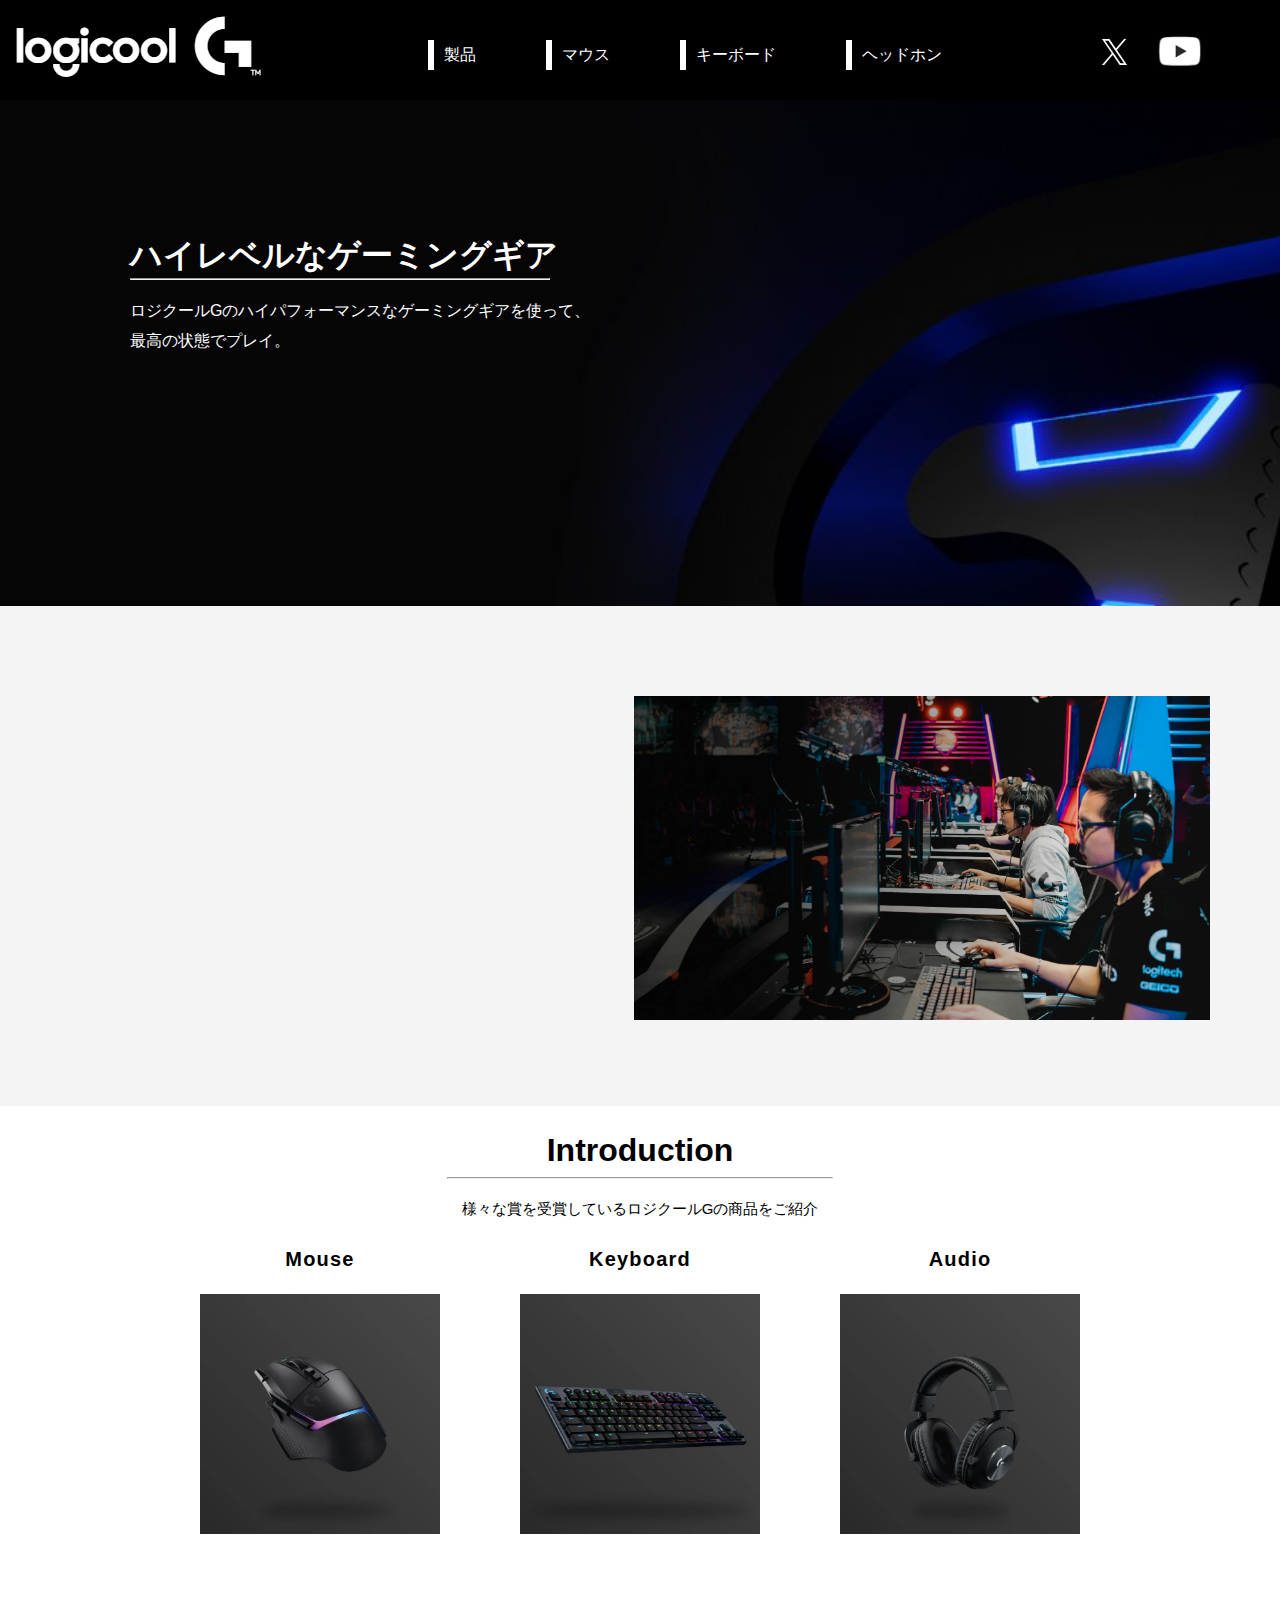
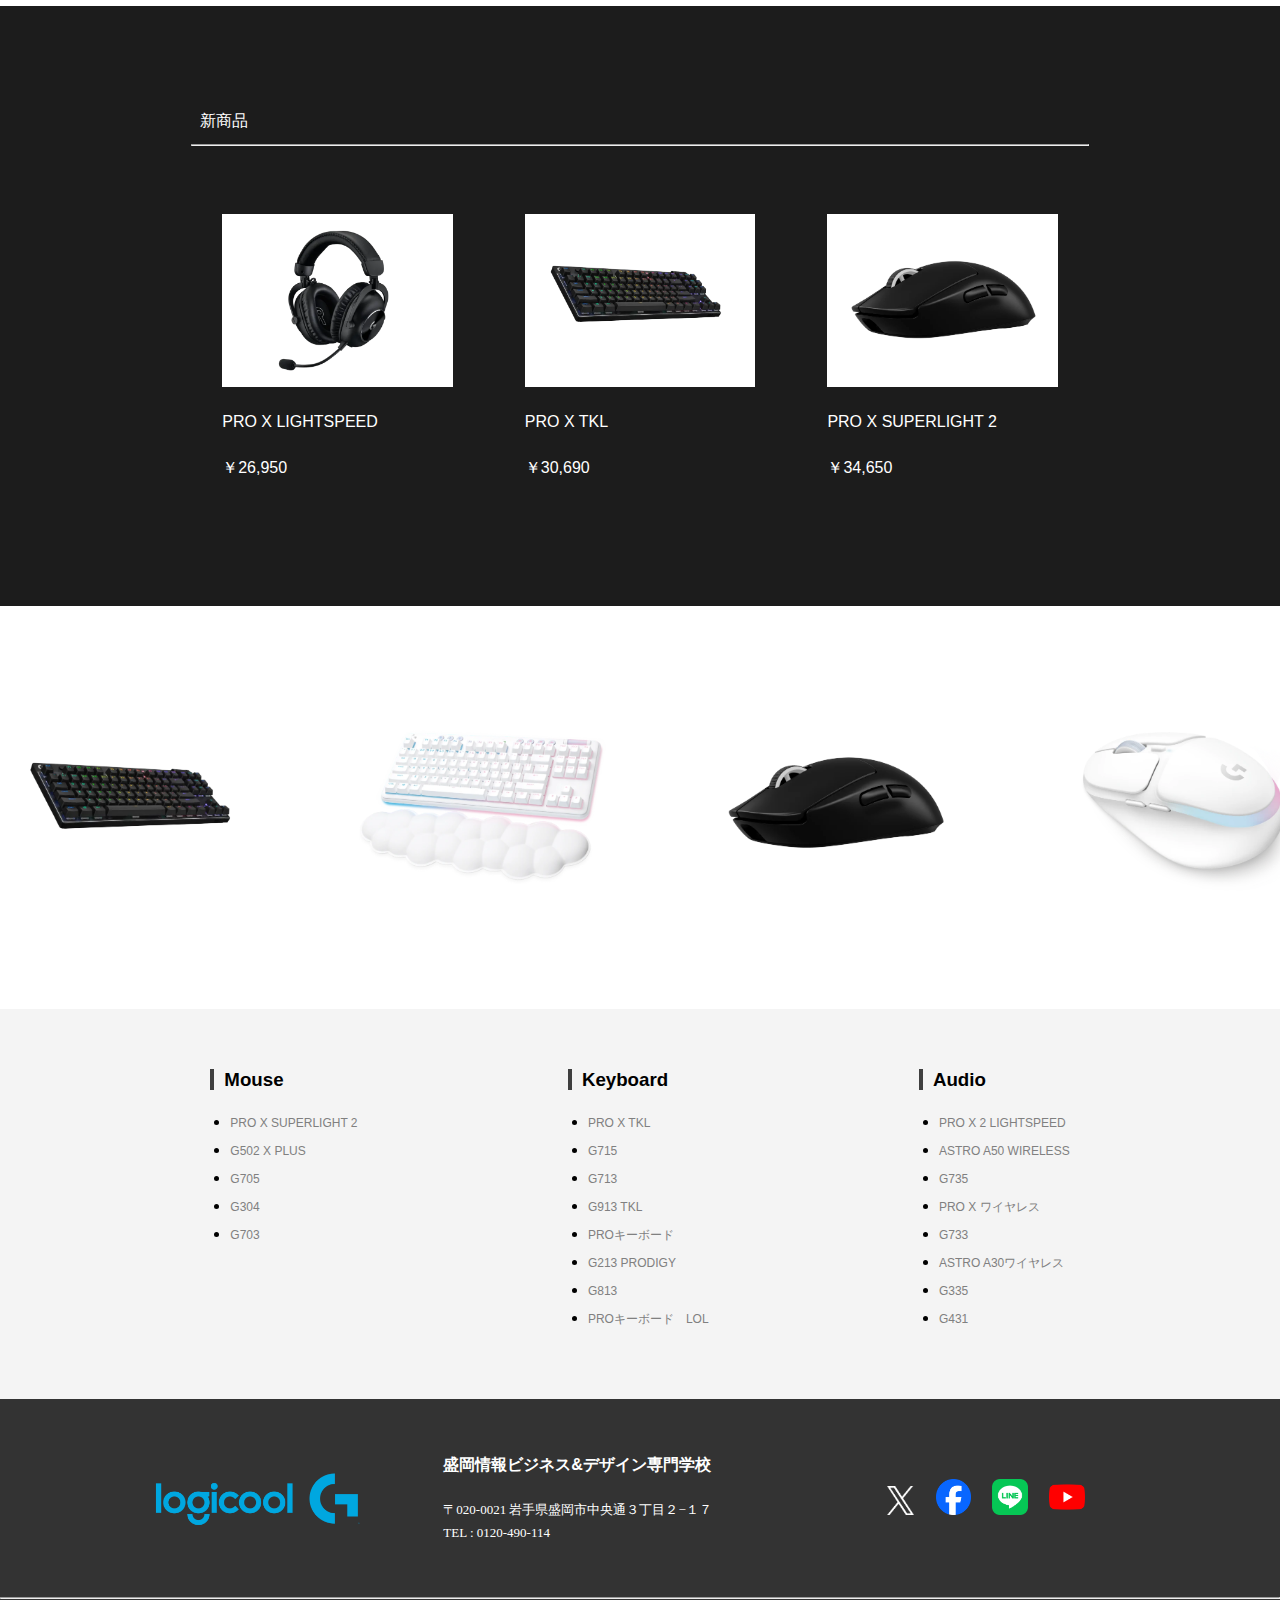
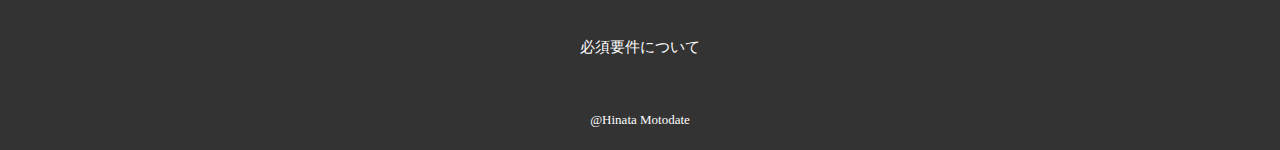
<file: index.html>
<!DOCTYPE html>
<html lang="en">

<head>
    <meta charset="UTF-8">
    <meta name="viewport" scroll_content="width=device-width, initial-scale=1.0">
    <link rel="stylesheet" href="all-style.css">
    <link rel="stylesheet" href="scroll-style.css">
    <link rel="icon" href="img/logicool-icon.jpg">
    <title>ロジクールG | 紹介ページ</title>
</head>

<body id="index">

    <header class="header_1">

        <div class="header_2">
            <a href="#"><img src="img/logicoolロゴ.png" alt="logicool-ロゴ"></a>
        </div>

        <div class="header_3">

            <a href="#content1" class="header_p1">
                <p class="header_p2">製品</p>
            </a>
            <a href="mouse/mouse.html" class="header_p1" id="Mouse_a">
                <p class="header_p2">マウス</p>
            </a>
            <a href="keyboard/keyboard.html" class="header_p1" id="keyboard_a">
                <p class="header_p2">キーボード</p>
            </a>
            <a href="audio/audio.html" class="header_p1" id="Audio_a">
                <p class="header_p2">ヘッドホン</p>
            </a>
            <div id="logo">
                <a href="https://twitter.com/LogicoolG?ref_src=twsrc%5Egoogle%7Ctwcamp%5Eserp%7Ctwgr%5Eauthor"><img
                        src="img/Xロゴ.jpg" alt="logicool_X" width="45px"></a>
                <a href="https://www.youtube.com/@LogitechG"><img src="img/youtube.png" alt="logicool_youtube"
                        width="45px"></a>
            </div>

        </div>

    </header>


    <div class="wrap">
        <div class="content">
            <h1>ハイレベルなゲーミングギア</h1>
            <hr width="43.5%">
            <p>ロジクールGのハイパフォーマンスなゲーミングギアを使って、 <br>最高の状態でプレイ。</p>
        </div>
    </div>

    <div class="wrap1">
        <div class="wrap1_main">

            <div class="wrap1_main_font">
                <h1>ゲームに掛ける情熱</h1>
                <hr width="52.5%"><br>
                <p>ゲームなくして、ロジクールGは存在しえません。 <br>ロジクールGは最大限楽しめるように主要なゲームデベロッパーと
                    継続的なパートナーシップを結んでいます。さらに、世界中のプロゲーマーやプロチームをスポンサーし、彼らの協力を得て至高のギアを開発しています。
                </p>
            </div>

            <img src="img/logicool背景２.jpg" alt="背景２" width="45%">
        </div>
    </div>

    <div class="wrap2" id="wrap2">

        <div class="content1" id="content1">

            <main class="content1_main">
                <h1>Introduction</h1>
                <hr width="40%">
                <p>様々な賞を受賞しているロジクールGの商品をご紹介</p>
            </main>

            <div class="content2">

                <section>
                    <a href="mouse/mouse.html">
                        <p class="c-txt">Mouse</p>
                    </a>
                    <h2>
                        <a href="mouse/mouse.html"><img src="mouse/img/mouse1.webp" alt="mouse"></a>
                    </h2>
                </section>

                <section>
                    <a href="keyboard/keyboard.html">
                        <p class="c-txt1">Keyboard</p>
                    </a>
                    <h2>
                        <a href="keyboard/keyboard.html"><img src="keyboard/img/keyboard1.webp" alt="keyboard"></a>
                    </h2>
                </section>

                <section>
                    <a href="audio/audio.html">
                        <p class="c-txt2">Audio</p>
                    </a>
                    <h2>
                        <a href="audio/audio.html"><img src="audio/img/audio.webp" alt="audio"></a>
                    </h2>
                </section>
            </div>

        </div>
    </div>

    <div class="new_item_all">

        <div class="new_item_p">
            <p>新商品</p>
            <hr width="70%">
        </div>

        <div class="new_item2">

            <div class="items1">
                <a
                    href="https://gaming.logicool.co.jp/ja-jp/products/gaming-audio/pro-x-2-wireless-headset.981-001273.html">
                    <img src="audio/img/PRO X 2 LIGHTSPEED.png" width="100%"></a>
                <a
                    href="https://gaming.logicool.co.jp/ja-jp/products/gaming-audio/pro-x-2-wireless-headset.981-001273.html">
                    <div class="items1_p">
                        <p>PRO X LIGHTSPEED</p>
                        <p>￥26,950</p>
                    </div>
                </a>
            </div>

            <div class="items2">
                <a
                    href="https://gaming.logicool.co.jp/ja-jp/products/gaming-keyboards/pro-x-tkl-wireless-keyboard.html">
                    <img src="keyboard/img/PRO X TKL.png" width="100%"></a>
                <a
                    href="https://gaming.logicool.co.jp/ja-jp/products/gaming-keyboards/pro-x-tkl-wireless-keyboard.html">
                    <div>
                        <p>PRO X TKL</p>
                        <p>￥30,690</p>
                    </div>
                </a>
            </div>

            <div class="items3">
                <a
                    href="https://gaming.logicool.co.jp/ja-jp/products/gaming-mice/pro-x2-superlight-wireless-mouse.910-006635.html">
                    <img src="mouse/scroll-mouse-img/gpro-x-superlight-2-gaming-mouse-black.webp" width="100%"></a>
                <a
                    href="https://gaming.logicool.co.jp/ja-jp/products/gaming-mice/pro-x2-superlight-wireless-mouse.910-006635.html">
                    <div>
                        <p>PRO X SUPERLIGHT 2</p>
                        <p>￥34,650</p>
                    </div>
                </a>
            </div>

        </div>
    </div>




    <div class="scroll_all slide-paused">

        <ul class="slideshow">
            <li class="scroll_content">
                <div class="scroll_content1 content-hover">
                    <img src="keyboard/img/PRO X TKL.png" width="90%">
                </div>
            </li>
            <li class="scroll_content">
                <div class="scroll_content1  content-hover">
                    <img src="keyboard/img/G715.png" width="90%">
                </div>
            </li>
            <li class="scroll_content">
                <div class="scroll_content1  content-hover">
                    <img src="mouse/scroll-mouse-img/scroll-X.png" width="90%">
                </div>
            </li>
            <li class="scroll_content">
                <div class="scroll_content1  content-hover">
                    <img src="mouse/scroll-mouse-img/scroll-g705.png" width="90%">
                </div>
            </li>
            <li class="scroll_content">
                <div class="scroll_content1  content-hover">
                    <img src="audio/img/PRO X 2 LIGHTSPEED.png" width="90%">
                </div>
            </li>
            <li class="scroll_content">
                <div class="scroll_content1  content-hover">
                    <img src="audio/img/ASTRO A50 WIRELESS .png" width="90%">
                </div>
            </li>
        </ul>

        <ul class="slideshow">
            <li class="scroll_content content-hove">
                <div class="scroll_content1">
                    <img src="keyboard/img/PRO X TKL.png" width="90%">
                </div>
            </li>
            <li class="scroll_content content-hove">
                <div class="scroll_content1">
                    <img src="keyboard/img/G715.png" width="90%">
                </div>
            </li>
            <li class="scroll_content content-hove">
                <div class="scroll_content1">
                    <img src="mouse/scroll-mouse-img/scroll-X.png" width="90%">
                </div>
            </li>
            <li class="scroll_content content-hove">
                <div class="scroll_content1">
                    <img src="mouse/scroll-mouse-img/scroll-g705.png" width="90%">
                </div>
            </li>
            <li class="scroll_content content-hove">
                <div class="scroll_content1">
                    <img src="audio/img/PRO X 2 LIGHTSPEED.png" width="90%">
                </div>
            </li>
            <li class="scroll_content content-hove">
                <div class="scroll_content1">
                    <img src="audio/img/ASTRO A50 WIRELESS .png" width="90%">
                </div>
            </li>
        </ul>


        <ul class="slideshow">
            <li class="scroll_content content-hove">
                <div class="scroll_content1">
                    <img src="keyboard/img/PRO X TKL.png" width="90%">
                </div>
            </li>
            <li class="scroll_content content-hove">
                <div class="scroll_content1">
                    <img src="keyboard/img/G715.png" width="90%">
                </div>
            </li>
            <li class="scroll_content content-hove">
                <div class="scroll_content1">
                    <img src="mouse/scroll-mouse-img/scroll-X.png" width="90%">
                </div>
            </li>
            <li class="scroll_content content-hove">
                <div class="scroll_content1">
                    <img src="mouse/scroll-mouse-img/scroll-g705.png" width="90%">
                </div>
            </li>
            <li class="scroll_content content-hove">
                <div class="scroll_content1">
                    <img src="audio/img/PRO X 2 LIGHTSPEED.png" width="90%">
                </div>
            </li>
            <li class="scroll_content content-hove">
                <div class="scroll_content1">
                    <img src="audio/img/ASTRO A50 WIRELESS .png" width="90%">
                </div>
            </li>
        </ul>

    </div>




    <footer>

        <div class="footer_main">
            <div class="footer_main_0">
                <div class="footer_main_1">
                    <h3>Mouse</h3>
                    <ul>
                        <li><a href="mouse/mouse.html#mouse_main_title">PRO X SUPERLIGHT 2</a></li>
                        <li><a href="mouse/mouse.html#mouse_main_title1">G502 X PLUS</a></li>
                        <li><a href="mouse/mouse.html#mouse_main_title2">G705</a></li>
                        <li><a href="mouse/mouse.html#mouse_main_title3">G304</a></li>
                        <li><a href="mouse/mouse.html#mouse_main_title4">G703</a></li>
                    </ul>
                </div>

                <div class="footer_main_1">
                    <h3>Keyboard</h3>
                    <ul>
                        <li><a href="keyboard/keyboard.html#keyboard_main_title">PRO X TKL</a></li>
                        <li><a href="keyboard/keyboard.html#keyboard_main_title1">G715</a></li>
                        <li><a href="keyboard/keyboard.html#keyboard_main_title2">G713</a></li>
                        <li><a href="keyboard/keyboard.html#keyboard_main_title3">G913 TKL</a></li>
                        <li><a href="keyboard/keyboard.html#keyboard_main_title4">PROキーボード</a></li>
                        <li><a href="keyboard/keyboard.html#keyboard_main_title5">G213 PRODIGY</a></li>
                        <li><a href="keyboard/keyboard.html#keyboard_main_title6">G813</a></li>
                        <li><a href="keyboard/keyboard.html#keyboard_main_title7">PROキーボード　LOL</a></li>
                    </ul>
                </div>

                <div class="footer_main_1">
                    <h3>Audio</h3>
                    <ul>
                        <li><a href="audio/audio.html#audio_main_title">PRO X 2 LIGHTSPEED</a></li>
                        <li><a href="audio/audio.html#audio_main_title">ASTRO A50 WIRELESS</a></li>
                        <li><a href="audio/audio.html#audio_main_title">G735</a></li>
                        <li><a href="audio/audio.html#audio_main_title1">PRO X ワイヤレス</a></li>
                        <li><a href="audio/audio.html#audio_main_title1">G733</a></li>
                        <li><a href="audio/audio.html#audio_main_title1">ASTRO A30ワイヤレス</a></li>
                        <li><a href="audio/audio.html#audio_main_title2">G335</a></li>
                        <li><a href="audio/audio.html#audio_main_title2">G431</a></li>
                    </ul>
                </div>
            </div>
        </div>

        <div class="footer_sub">

            <div class="footer_sub_1">

                <div class="footer_sub_1_img">
                    <a href="#">
                        <img src="img/footer.png" width="80%">
                    </a>
                </div>

                <div class="footer_sub_1_p">
                    <h4>盛岡情報ビジネス&デザイン専門学校</h4>
                    <p> 〒020-0021 岩手県盛岡市中央通３丁目２−１７ <br>TEL : 0120-490-114</p>
                </div>

                <div class="footer_sub_1_a">
                    <a href="https://twitter.com/morijyobi_olive"><img src="img/X.png" alt="" width="7%"></a>
                    <a href="https://www.facebook.com/morijyobi/"><img src="img/Facebook.png" alt="" width="9%"></a>
                    <a href="https://line.me/R/ti/p/@498xrxml"><img src="img/LINE.png" alt="" width="9%"></a>
                    <a href="https://www.youtube.com/channel/UCAKPgACb02tmwJKZDAlQENA"><img src="img/youtube2.png"
                            alt="" width="9%"></a>
                </div>

            </div>

            <hr>

            <div class="footer_sub_2">

                <div class="footer_sub_2_a">
                    <a href="必須要件/Required.html">
                        <p>必須要件について</p>
                    </a>
                </div>

                <div class="footer_sub_2_p">
                    <p>@Hinata Motodate</p>
                </div>

            </div>

        </div>
    </footer>


</body>

<script src="https://ajax.googleapis.com/ajax/libs/jquery/3.3.1/jquery.min.js"></script>
<script src="index.js"></script>


</html>
</file>
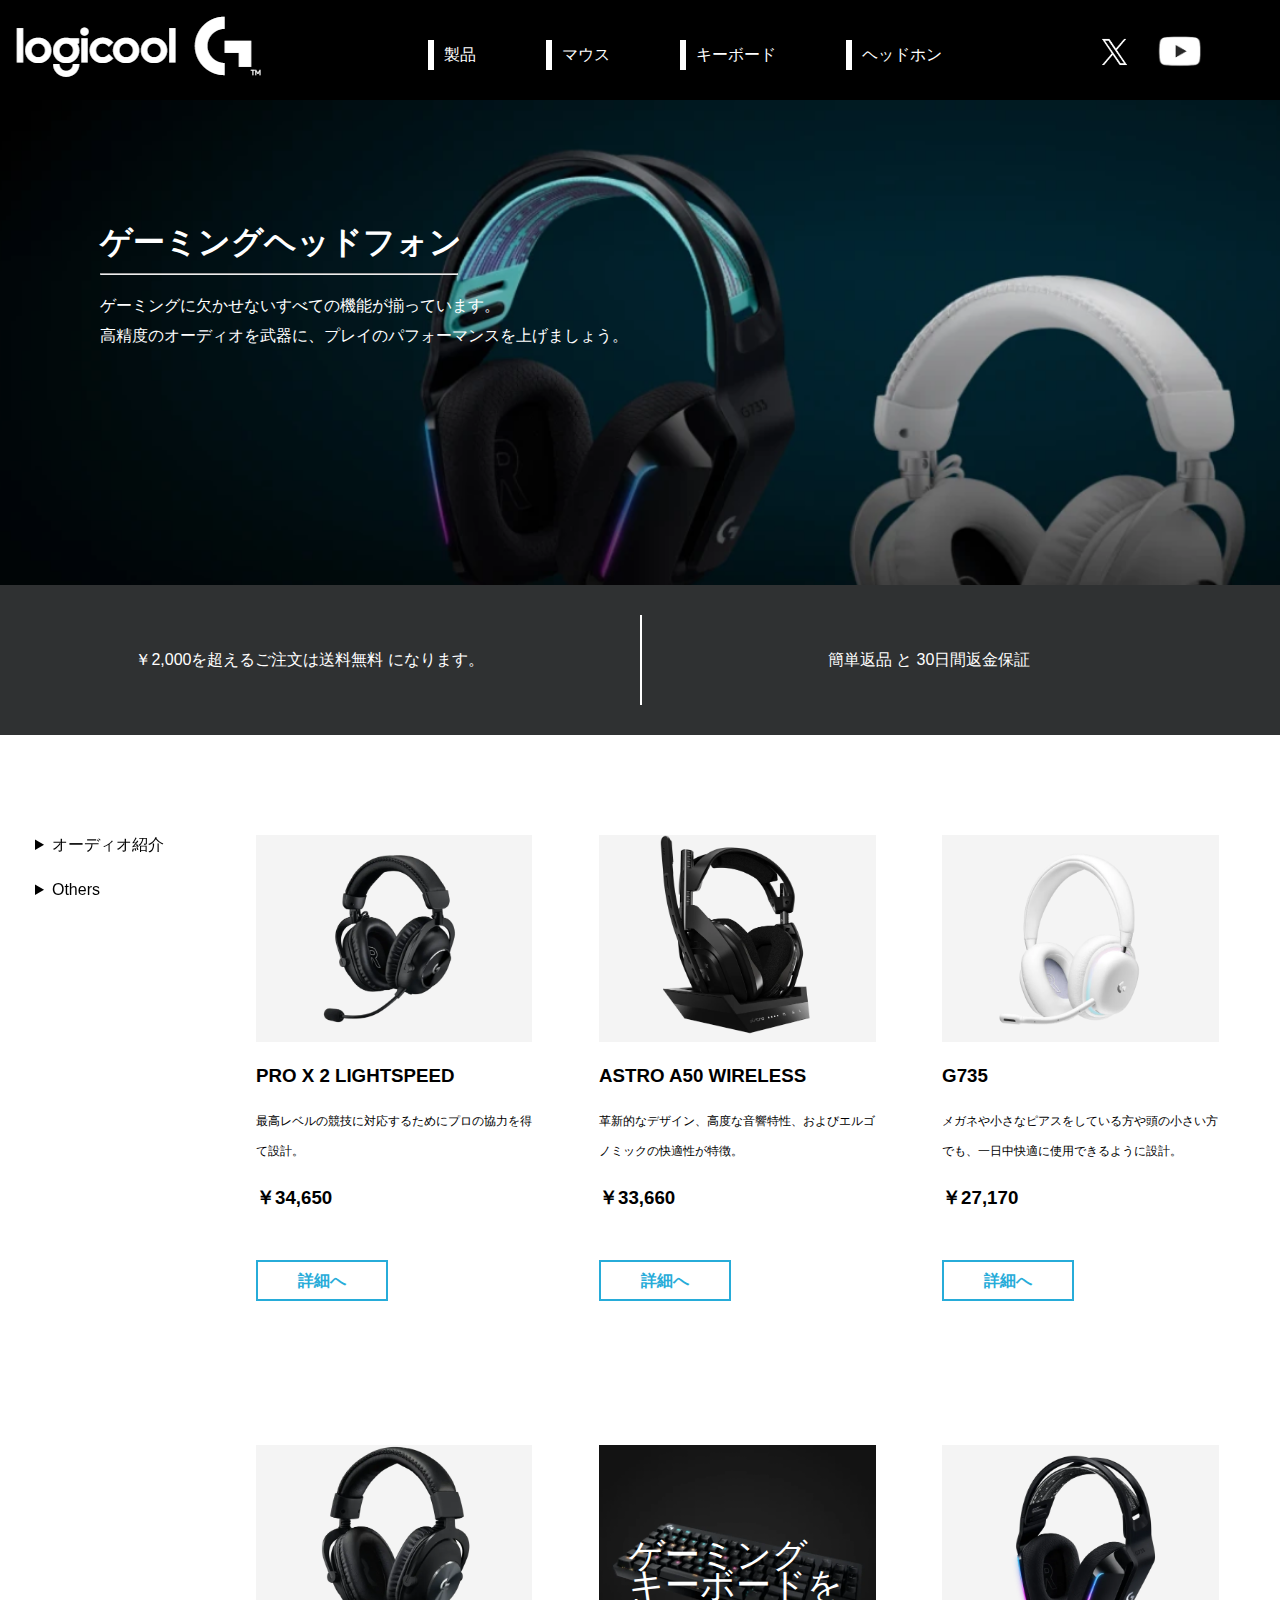
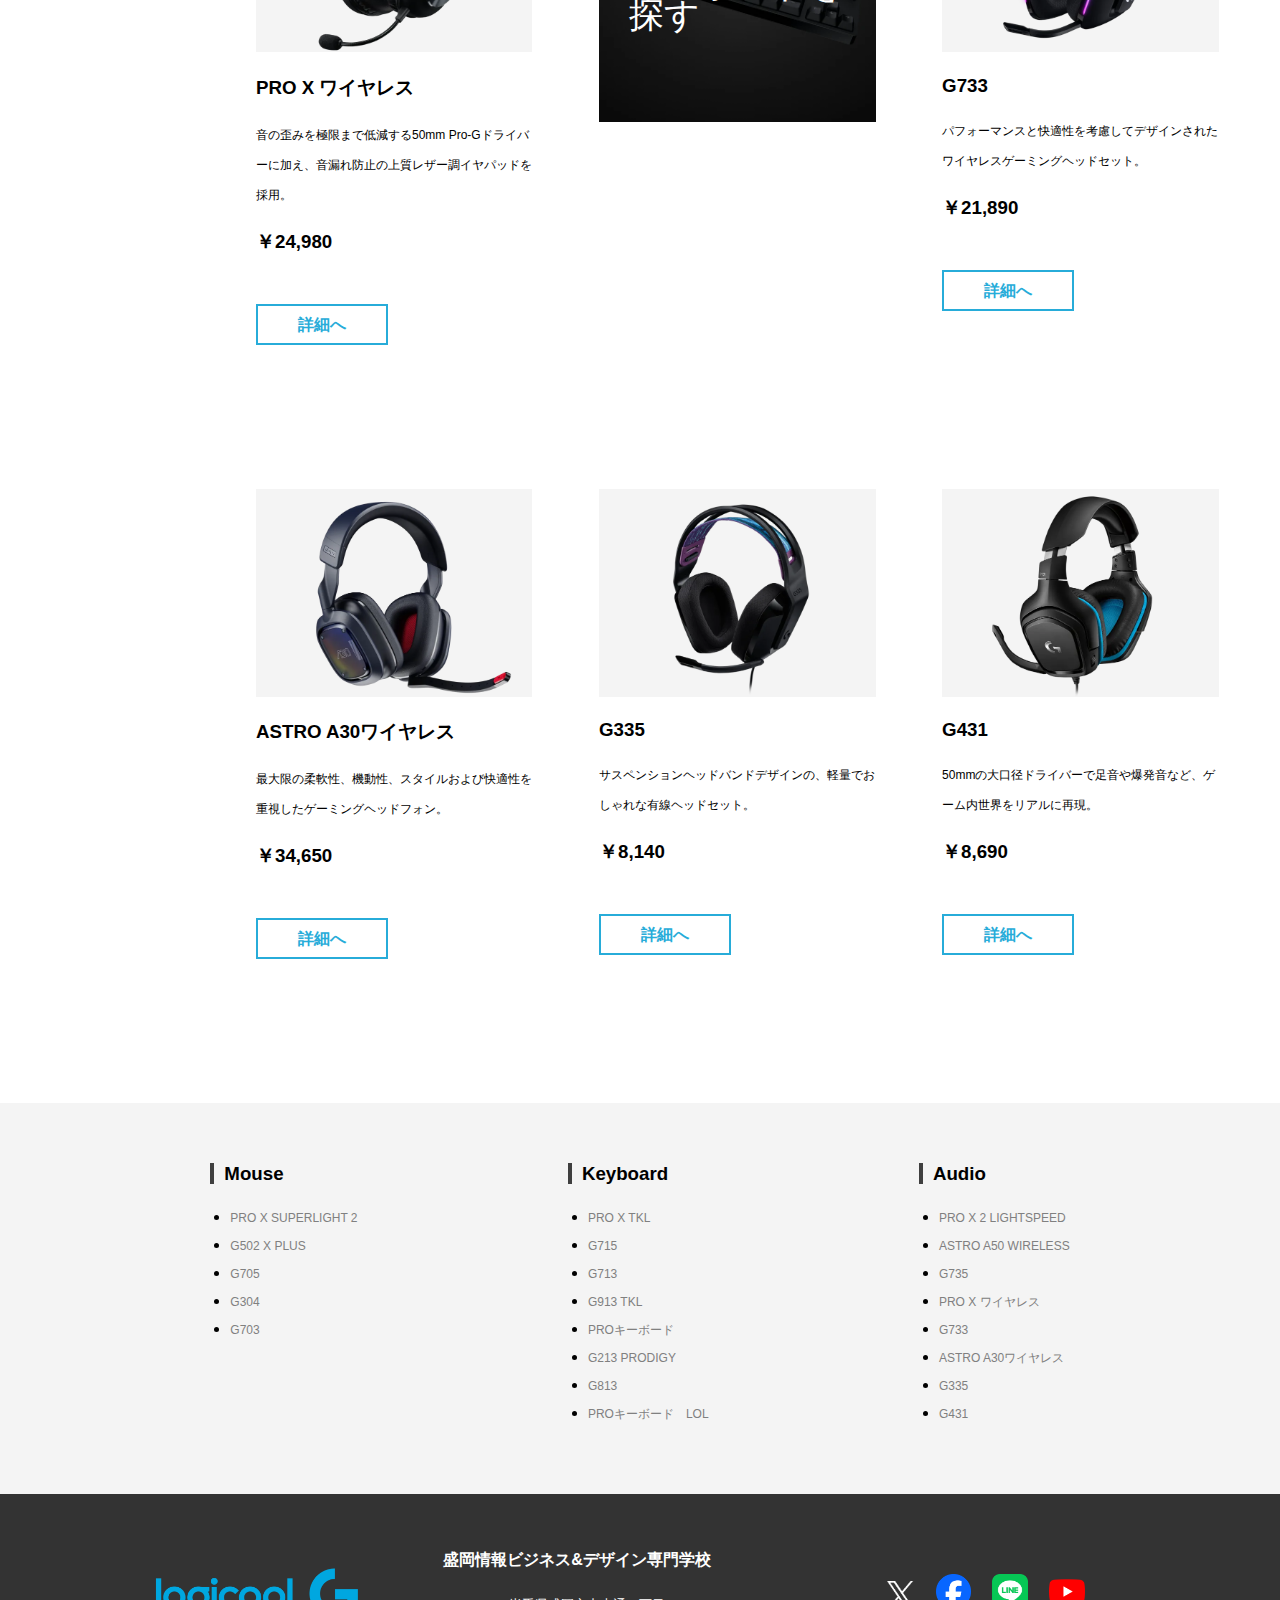
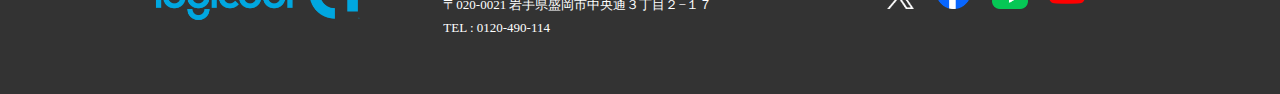
<file: audio/audio.html>
<!DOCTYPE html>
<html lang="en">

<head>
    <meta charset="UTF-8">
    <meta name="viewport" content="width=device-width, initial-scale=1.0">
    <link rel="stylesheet" href="../all-style.css">
    <link rel="stylesheet" href="audio-style.css">
    <link rel="icon" href="../img/logicool-icon.jpg">
    <title>ロジクールG | Audio紹介</title>
</head>

<body id="keyboard_index">

    <header class="header_1">
        <div class="header_2">
            <a href="../index.html"><img src="../img/logicoolロゴ.png" alt="logicool-ロゴ"></a>
        </div>

        <div class="header_3">
            <a href="../index.html#wrap2" class="header_p1">
                <p class="header_p2">製品</p>
            </a>
            <a href="../mouse/mouse.html" class="header_p1" id="Mouse_a">
                <p class="header_p2">マウス</p>
            </a>
            <a href="../keyboard/keyboard.html" class="header_p1" id="keyboard_a">
                <p class="header_p2">キーボード</p>
            </a>
            <a href="#" class="header_p1" id="Audio_a">
                <p class="header_p2">ヘッドホン</p>
            </a>
            <div id="logo">
                <a href="https://twitter.com/LogicoolG?ref_src=twsrc%5Egoogle%7Ctwcamp%5Eserp%7Ctwgr%5Eauthor"><img
                        src="../img/Xロゴ.jpg" alt="logicool_X" width="45px"></a>
                <a href="https://www.youtube.com/@LogitechG"><img src="../img/youtube.png" alt="logicool_youtube"
                        width="45px"></a>
            </div>
        </div>
    </header>

    <div class="audio-wrop">
        <div class="audio_content">
            <div class="audio_content_1">
                <h1>ゲーミングヘッドフォン</h1>
                <hr width="33%">
                <p>ゲーミングに欠かせないすべての機能が揃っています。<br>高精度のオーディオを武器に、プレイのパフォーマンスを上げましょう。</p>
            </div>
        </div>
    </div>

    <div class="under_main">

        <div class="under_main_1">
            <div class="under_main_1_div">
                <p>￥2,000を超えるご注文は送料無料 になります。</p>
            </div>
        </div>

        <div class="under_main_2">
            <div class="under_main_2_div"></div>
        </div>


        <div class="under_main_3">
            <div class="under_main_3_div">
                <p>簡単返品 と 30日間返金保証</p>
            </div>

        </div>

    </div>

    <div class="audio_all">

        <div class="column1">
            <aside>
                <div class="side_main">
                    <section class="side" id="side">

                        <details>
                            <summary>オーディオ紹介</summary>
                            <ul>
                                <li><a href="#audio_main_title">PRO X 2 LIGHTSPEED</a></li>
                                <li><a href="#audio_main_title">ASTRO A50 WIRELESS</a></li>
                                <li><a href="#audio_main_title">G735</a></li>
                                <li><a href="#audio_main_title1">PRO X ワイヤレス</a></li>
                                <li><a href="#audio_main_title1">G733</a></li>
                                <li><a href="#audio_main_title2">ASTRO A30ワイヤレス</a></li>
                                <li><a href="#audio_main_title2">G335</a></li>
                                <li><a href="#audio_main_title2">G431</a></li>
                            </ul>
                        </details>

                        <details>
                            <summary>Others</summary>
                            <ul>
                                <li><a href="../index.html">TOPページへ</a></li>
                                <li><a href="../mouse/mouse.html">Mouseページへ</a></li>
                                <li><a href="../keyboard/keyboard.html">Keyboardページへ</a></li>
                            </ul>
                        </details>

                    </section>
                </div>
            </aside>
        </div>


        <div class="audio_img">

            <div class="audio_img_main" id="audio_main_title">
                <div>
                    <img src="img/PRO X 2 LIGHTSPEED.png">
                </div>
                <h3>PRO X 2 LIGHTSPEED</h3>
                <p>最高レベルの競技に対応するためにプロの協力を得て設計。</p>
                <h3>￥34,650</h3>

                <section class="section2">
                    <a href="https://gaming.logicool.co.jp/ja-jp/products/gaming-audio/pro-x-2-wireless-headset.981-001267.html"
                        class="btn_01">詳細へ</a>
                </section>

            </div>

            <div class="audio_img_main" id="audio_main_title">
                <div>
                    <img src="img/ASTRO A50 WIRELESS .png">
                </div>
                <h3>ASTRO A50 WIRELESS</h3>
                <p>革新的なデザイン、高度な音響特性、およびエルゴノミックの快適性が特徴。</p>
                <h3>￥33,660</h3>

                <section class="section2">
                    <a href="https://gaming.logicool.co.jp/ja-jp/products/gaming-audio/a50-gen-4.939-001678.html"
                        class="btn_01">詳細へ</a>
                </section>

            </div>

            <div class="audio_img_main" id="audio_main_title">
                <div>
                    <img src="img/G735.png">
                </div>
                <h3>G735</h3>
                <p>メガネや小さなピアスをしている方や頭の小さい方でも、一日中快適に使用できるように設計。</p>
                <h3>￥27,170</h3>

                <section class="section2">
                    <a href="https://gaming.logicool.co.jp/ja-jp/products/gaming-audio/g735-wireless-bluetooth-headset.981-001087.html"
                        class="btn_01">詳細へ</a>
                </section>

            </div>

            <div class="audio_img_main" id="audio_main_title1">
                <div>
                    <img src="img/PRO X ワイヤレス.png">
                </div>
                <h3>PRO X ワイヤレス</h3>
                <p>音の歪みを極限まで低減する50mm Pro-Gドライバーに加え、音漏れ防止の上質レザー調イヤパッドを採用。</p>
                <h3>￥24,980</h3>

                <section class="section2">
                    <a href="https://gaming.logicool.co.jp/ja-jp/products/gaming-audio/pro-x-wireless-headset.981-000911.html"
                        class="btn_01">詳細へ</a>
                </section>

            </div>

            <div class="audio_img_main">

                <div class="audiopage_transfer">
                    <a href="../keyboard/keyboard.html">
                        <img src="img/keyboard移行画像.png">
                        <p>ゲーミング <br>キーボードを探す</p>
                    </a>
                </div>
            </div>


            <div class="audio_img_main" id="audio_main_title1">
                <div>
                    <img src="img/G733.png">
                </div>
                <h3>G733</h3>
                <p>パフォーマンスと快適性を考慮してデザインされたワイヤレスゲーミングヘッドセット。</p>
                <h3>￥21,890</h3>

                <section class="section2">
                    <a href="https://gaming.logicool.co.jp/ja-jp/products/gaming-audio/g733-rgb-wireless-headset.981-001352.html"
                        class="btn_01">詳細へ</a>
                </section>

            </div>

            <div class="audio_img_main" id="audio_main_title2">
                <div>
                    <img src="img/ASTRO A30ワイヤレス.png">
                </div>
                <h3>ASTRO A30ワイヤレス</h3>
                <p>最大限の柔軟性、機動性、スタイルおよび快適性を重視したゲーミングヘッドフォン。</p>
                <h3>￥34,650</h3>

                <section class="section2">
                    <a href="https://gaming.logicool.co.jp/ja-jp/products/gaming-audio/a30.939-002012.html"
                        class="btn_01">詳細へ</a>
                </section>

            </div>

            <div class="audio_img_main" id="audio_main_title2">
                <div>
                    <img src="img/G335.png">
                </div>
                <h3>G335</h3>
                <p>サスペンションヘッドバンドデザインの、軽量でおしゃれな有線ヘッドセット。</p>
                <h3>￥8,140</h3>

                <section class="section2">
                    <a href="https://gaming.logicool.co.jp/ja-jp/products/gaming-audio/g335-gaming-headset.981-000982.html"
                        class="btn_01">詳細へ</a>
                </section>

            </div>

            <div class="audio_img_main" id="audio_main_title2">
                <div>
                    <img src="img/G431.png">
                </div>
                <h3>G431</h3>
                <p>50mmの⼤⼝径ドライバーで⾜⾳や爆発⾳など、ゲーム内世界をリアルに再現。</p>
                <h3>￥8,690</h3>

                <section class="section2">
                    <a href="https://gaming.logicool.co.jp/ja-jp/products/gaming-audio/g431-7-1-surround-sound-gaming-headset.981-000778.html"
                        class="btn_01">詳細へ</a>
                </section>

            </div>
        </div>
    </div>
    <footer>

        <div class="footer_main">
            <div class="footer_main_0">
                <div class="footer_main_1">
                    <h3>Mouse</h3>
                    <ul>
                        <li><a href="../mouse/mouse.html#mouse_main_title">PRO X SUPERLIGHT 2</a></li>
                        <li><a href="../mouse/mouse.html#mouse_main_title1">G502 X PLUS</a></li>
                        <li><a href="../mouse/mouse.html#mouse_main_title2">G705</a></li>
                        <li><a href="../mouse/mouse.html#mouse_main_title3">G304</a></li>
                        <li><a href="../mouse/mouse.html#mouse_main_title4">G703</a></li>
                    </ul>
                </div>

                <div class="footer_main_1">
                    <h3>Keyboard</h3>
                    <ul>
                        <li><a href="../keyboard/keyboard.html#keyboard_main_title">PRO X TKL</a></li>
                        <li><a href="../keyboard/keyboard.html#keyboard_main_title1">G715</a></li>
                        <li><a href="../keyboard/keyboard.html#keyboard_main_title2">G713</a></li>
                        <li><a href="../keyboard/keyboard.html#keyboard_main_title3">G913 TKL</a></li>
                        <li><a href="../keyboard/keyboard.html#keyboard_main_title4">PROキーボード</a></li>
                        <li><a href="../keyboard/keyboard.html#keyboard_main_title5">G213 PRODIGY</a></li>
                        <li><a href="../keyboard/keyboard.html#keyboard_main_title6">G813</a></li>
                        <li><a href="../keyboard/keyboard.html#keyboard_main_title7">PROキーボード　LOL</a></li>
                    </ul>
                </div>

                <div class="footer_main_1">
                    <h3>Audio</h3>
                    <ul>
                        <li><a href="#audio_main_title">PRO X 2 LIGHTSPEED</a></li>
                        <li><a href="#audio_main_title">ASTRO A50 WIRELESS</a></li>
                        <li><a href="#audio_main_title">G735</a></li>
                        <li><a href="#audio_main_title1">PRO X ワイヤレス</a></li>
                        <li><a href="#audio_main_title1">G733</a></li>
                        <li><a href="#audio_main_title2">ASTRO A30ワイヤレス</a></li>
                        <li><a href="#audio_main_title2">G335</a></li>
                        <li><a href="#audio_main_title2">G431</a></li>
                    </ul>
                </div>
            </div>
        </div>

        <div class="footer_sub">

            <div class="footer_sub_1">

                <div class="footer_sub_1_img">
                    <a href="../index.html">
                        <img src="../img/footer.png" width="80%">
                    </a>
                </div>

                <div class="footer_sub_1_p">
                    <h4>盛岡情報ビジネス&デザイン専門学校</h4>
                    <p> 〒020-0021 岩手県盛岡市中央通３丁目２−１７ <br>TEL : 0120-490-114</p>
                </div>

                <div class="footer_sub_1_a">
                    <a href="https://twitter.com/morijyobi_olive"><img src="../img/X.png" width="7%"></a>
                    <a href="https://www.facebook.com/morijyobi/"><img src="../img/Facebook.png" width="9%"></a>
                    <a href="https://line.me/R/ti/p/@498xrxml"><img src="../img/LINE.png" width="9%"></a>
                    <a href="https://www.youtube.com/channel/UCAKPgACb02tmwJKZDAlQENA"><img src="../img/youtube2.png"
                            width="9%"></a>
                </div>

            </div>
        </div>
    </footer>

</body>

<script src="https://ajax.googleapis.com/ajax/libs/jquery/3.3.1/jquery.min.js"></script>
<script src="../index.js"></script>

</html>
</file>
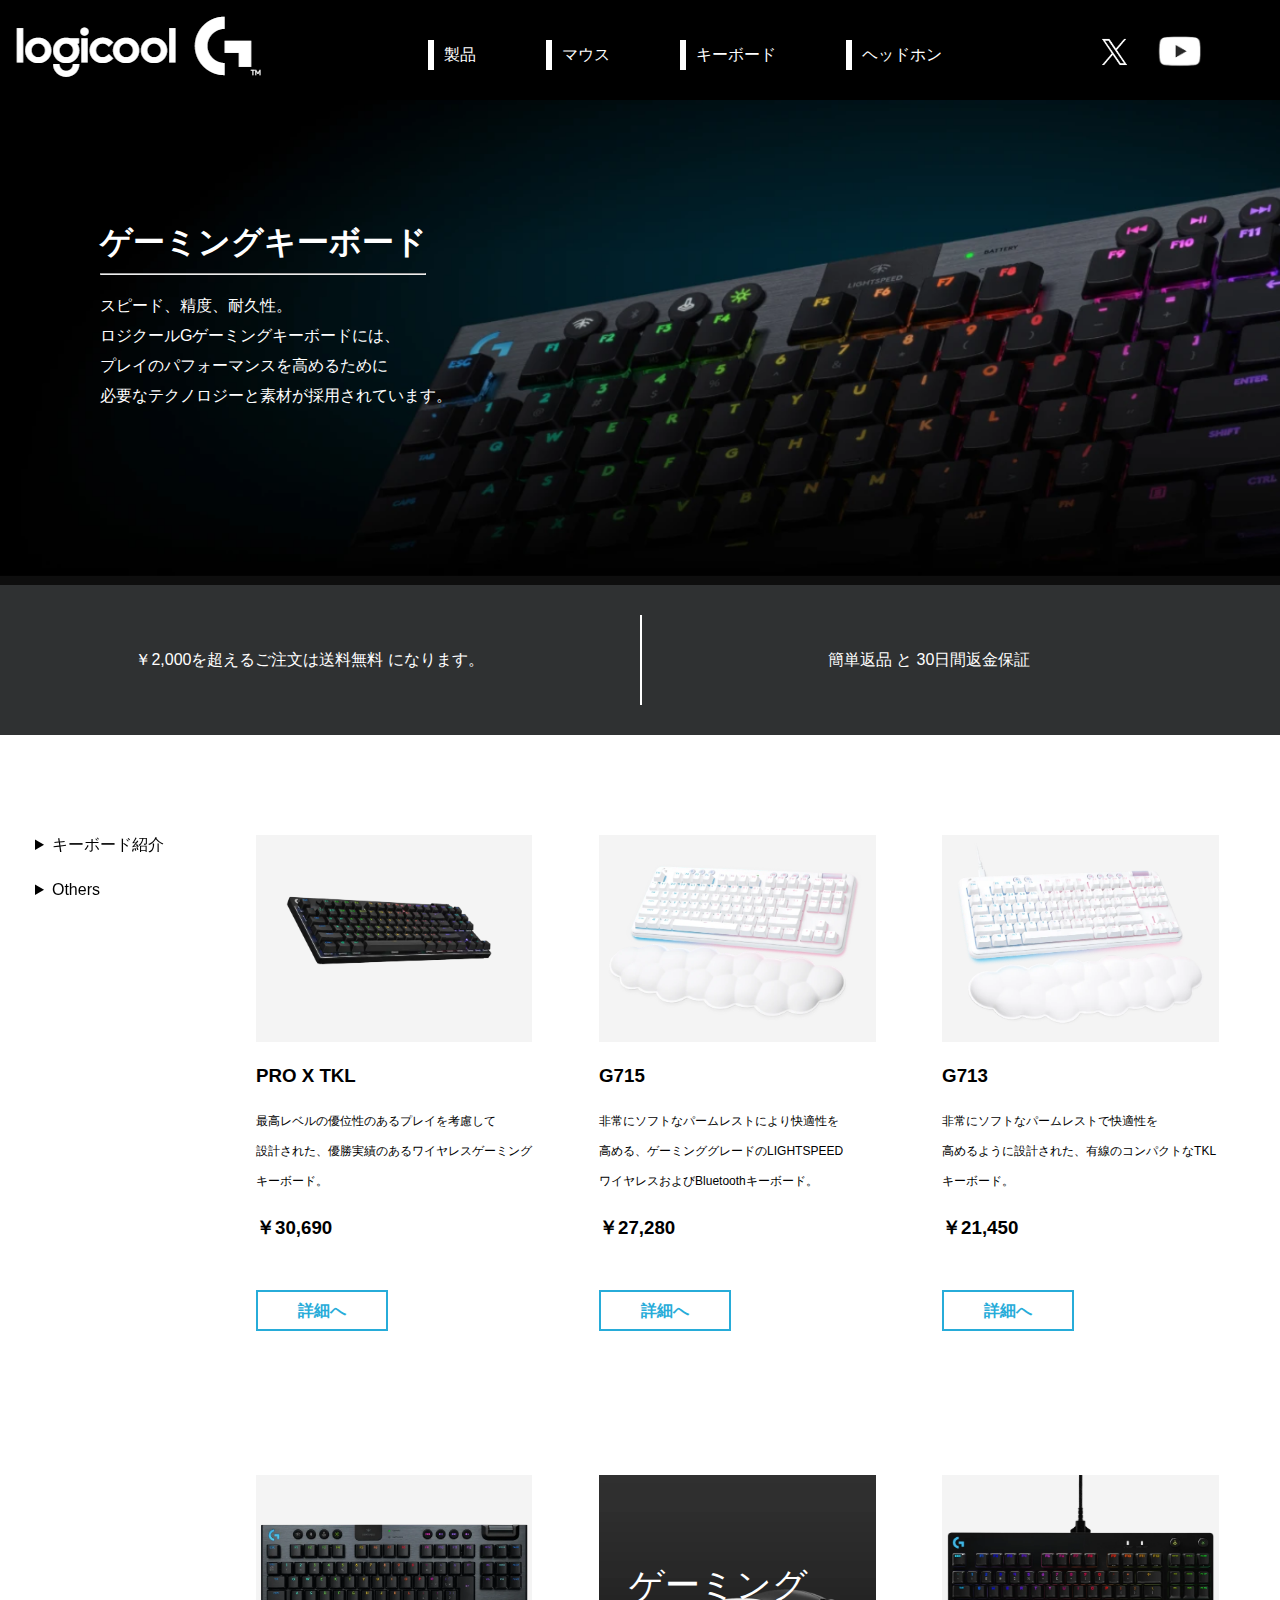
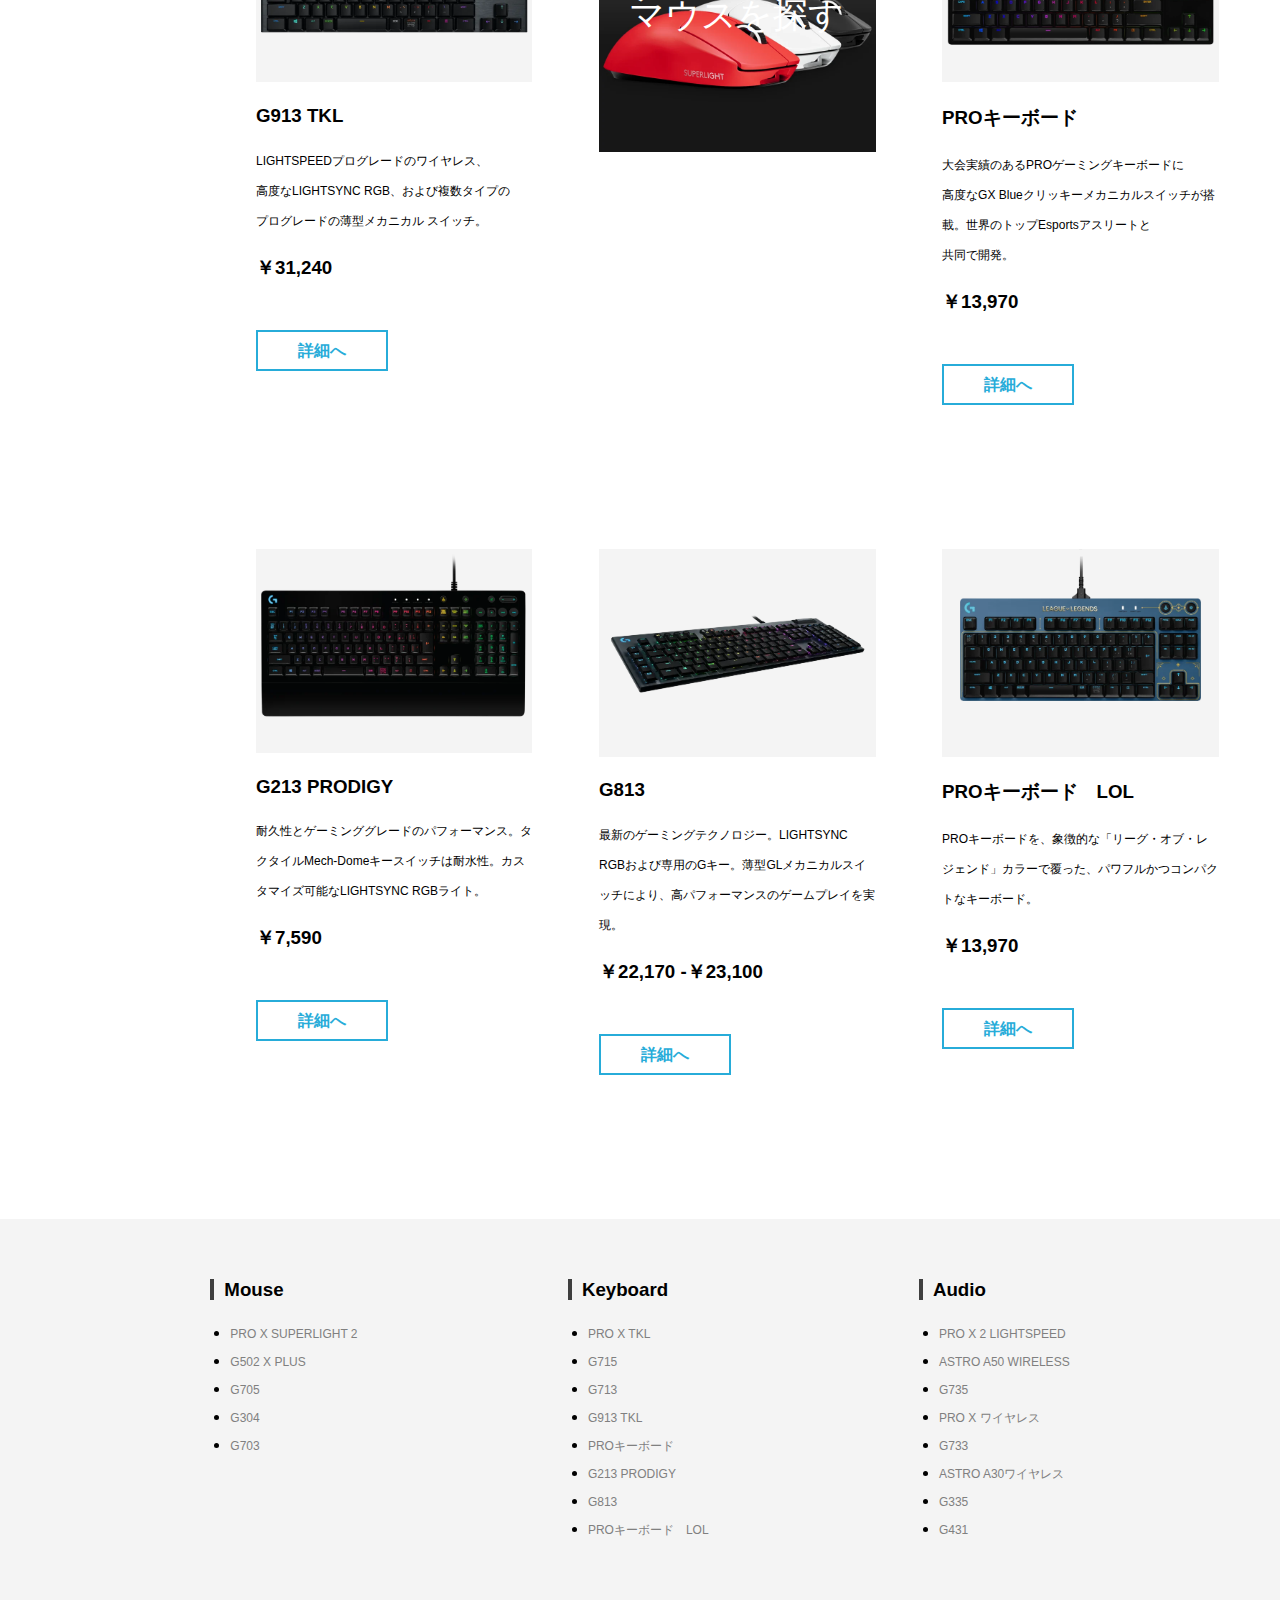
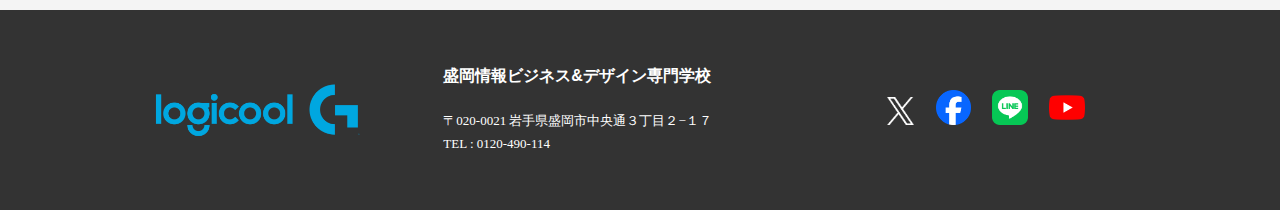
<file: keyboard/keyboard.html>
<!DOCTYPE html>
<html lang="en">

<head>
    <meta charset="UTF-8">
    <meta name="viewport" content="width=device-width, initial-scale=1.0">
    <link rel="stylesheet" href="../all-style.css">
    <link rel="stylesheet" href="keyboard-style.css">
    <link rel="icon" href="../img/logicool-icon.jpg">
    <title>ロジクールG | keyboard紹介</title>
</head>

<body id="keyboard_index">

    <header class="header_1">
        <div class="header_2">
            <a href="../index.html"><img src="../img/logicoolロゴ.png" alt="logicool-ロゴ"></a>
        </div>

        <div class="header_3">
            <a href="../index.html#wrap2" class="header_p1">
                <p class="header_p2">製品</p>
            </a>
            <a href="../mouse/mouse.html" class="header_p1" id="Mouse_a">
                <p class="header_p2">マウス</p>
            </a>
            <a href="#" class="header_p1" id="keyboard_a">
                <p class="header_p2">キーボード</p>
            </a>
            <a href="../audio/audio.html" class="header_p1" id="Audio_a">
                <p class="header_p2">ヘッドホン</p>
            </a>
            <div id="logo">
                <a href="https://twitter.com/LogicoolG?ref_src=twsrc%5Egoogle%7Ctwcamp%5Eserp%7Ctwgr%5Eauthor"><img
                        src="../img/Xロゴ.jpg" alt="logicool_X" width="45px"></a>
                <a href="https://www.youtube.com/@LogitechG"><img src="../img/youtube.png" alt="logicool_youtube"
                        width="45px"></a>
            </div>
        </div>
    </header>

    <div class="keyboard-wrop">
        <div class="keyboard_content">
            <div class="keyboard_content_1">
                <h1>ゲーミングキーボード</h1>
                <hr width="30%">
                <p>スピード、精度、耐久性。 <br>ロジクールGゲーミングキーボードには、 <br>プレイのパフォーマンスを高めるために <br>
                    必要なテクノロジーと素材が採用されています。
                </p>
            </div>
        </div>
    </div>

    <div class="under_main">
        <div class="under_main_1">
            <div class="under_main_1_div">
                <p>￥2,000を超えるご注文は送料無料 になります。</p>
            </div>
        </div>

        <div class="under_main_2">
            <div class="under_main_2_div"></div>
        </div>

        <div class="under_main_3">
            <div class="under_main_3_div">
                <p>簡単返品 と 30日間返金保証</p>
            </div>

        </div>
    </div>

    <div class="keyboard_all">

        <div class="column1">
            <aside>
                <div class="side_main">
                    <section class="side" id="side">

                        <details>
                            <summary>キーボード紹介</summary>
                            <ul>
                                <li><a href="#keyboard_main_title">PRO X TKL</a></li>
                                <li><a href="#keyboard_main_title1">G715</a></li>
                                <li><a href="#keyboard_main_title2">G713</a></li>
                                <li><a href="#keyboard_main_title3">G913 TKL</a></li>
                                <li><a href="#keyboard_main_title4">PROキーボード</a></li>
                                <li><a href="#keyboard_main_title5">G213 PRODIGY</a></li>
                                <li><a href="#keyboard_main_title6">G813</a></li>
                                <li><a href="#keyboard_main_title7">PROキーボード　LOL</a></li>
                            </ul>
                        </details>

                        <details>
                            <summary>Others</summary>
                            <ul>
                                <li><a href="../index.html">TOPページへ</a></li>
                                <li><a href="../mouse/mouse.html">Mouseページへ</a></li>
                                <li><a href="../audio/audio.html">Audioページへ</a></li>
                            </ul>

                        </details>

                    </section>
                </div>
            </aside>
        </div>

        <div class="keyboard_img">

            <div class="keyboard_img_main" id="keyboard_main_title">
                <div>
                    <img src="img/PRO X TKL.png" alt="PRO X TKL">
                </div>
                <h3>PRO X TKL</h3>
                <p>最高レベルの優位性のあるプレイを考慮して <br>設計された、優勝実績のあるワイヤレスゲーミングキーボード。</p>
                <h3>￥30,690</h3>

                <section class="section2">
                    <a href="https://gaming.logicool.co.jp/ja-jp/products/gaming-keyboards/pro-x-tkl-wireless-keyboard.html"
                        class="btn_01">詳細へ</a>
                </section>

            </div>

            <div class="keyboard_img_main" id="keyboard_main_title1">
                <div>
                    <img src="img/G715.png" alt="G715">
                </div>
                <h3>G715</h3>
                <p>非常にソフトなパームレストにより快適性を <br>高める、ゲーミンググレードのLIGHTSPEED <br>ワイヤレスおよびBluetoothキーボード。</p>
                <h3>￥27,280</h3>

                <section class="section2">
                    <a href="https://gaming.logicool.co.jp/ja-jp/products/gaming-keyboards/g715-tkl-mechanical-wireless-keyboard.html"
                        class="btn_01">詳細へ</a>
                </section>

            </div>

            <div class="keyboard_img_main" id="keyboard_main_title2">
                <div>
                    <img src="img/G713.png" alt="G713">
                </div>
                <h3>G713</h3>
                <p>非常にソフトなパームレストで快適性を <br>高めるように設計された、有線のコンパクトなTKLキーボード。</p>
                <h3>￥21,450</h3>

                <section class="section2">
                    <a href="https://gaming.logicool.co.jp/ja-jp/products/gaming-keyboards/g713-tkl-mechanical-gaming-keyboard.html"
                        class="btn_01">詳細へ</a>
                </section>

            </div>

            <div class="keyboard_img_main" id="keyboard_main_title3">
                <div>
                    <img src="img/G913 TKL .png" alt="G913">
                </div>
                <h3>G913 TKL</h3>
                <p>LIGHTSPEEDプログレードのワイヤレス、<br>高度なLIGHTSYNC RGB、および複数タイプの <br>プログレードの薄型メカニカル スイッチ。</p>
                <h3>￥31,240</h3>

                <section class="section2">
                    <a href="https://gaming.logicool.co.jp/ja-jp/products/gaming-keyboards/g913-tkl-wireless.html"
                        class="btn_01">詳細へ</a>
                </section>

            </div>

            <div class="keyboard_img_main">

                <div class=" mousepage_transfer">
                    <a href="../mouse/mouse.html">
                        <img src="../mouse/img/mouseページ移行.png">
                        <p>ゲーミング <br>マウスを探す</p>
                    </a>
                </div>
            </div>


            <div class="keyboard_img_main" id="keyboard_main_title4">
                <div>
                    <img src="img/PROキーボード.png" alt="PROキーボード">
                </div>
                <h3>PROキーボード</h3>
                <p>大会実績のあるPROゲーミングキーボードに<br>高度なGX Blueクリッキーメカニカルスイッチが搭載。世界のトップEsportsアスリートと <br>共同で開発。</p>
                <h3>￥13,970</h3>

                <section class="section2">
                    <a href="https://gaming.logicool.co.jp/ja-jp/products/gaming-keyboards/pro-mechanical-gaming-keyboard.html"
                        class="btn_01">詳細へ</a>
                </section>

            </div>

            <div class="keyboard_img_main" id="keyboard_main_title5">
                <div>
                    <img src="img/G213.png" alt="G213">
                </div>
                <h3>G213 PRODIGY</h3>
                <p>耐久性とゲーミンググレードのパフォーマンス。タクタイルMech-Domeキースイッチは耐水性。カスタマイズ可能なLIGHTSYNC RGBライト。</p>
                <h3>￥7,590</h3>

                <section class="section2">
                    <a href="https://gaming.logicool.co.jp/ja-jp/products/gaming-keyboards/g213-rgb-gaming-keyboard.920-009875.html"
                        class="btn_01">詳細へ</a>
                </section>

            </div>

            <div class="keyboard_img_main" id="keyboard_main_title6">
                <div>
                    <img src="img/G813.png" alt="G813">
                </div>
                <h3>G813</h3>
                <p> 最新のゲーミングテクノロジー。LIGHTSYNC RGBおよび専用のGキー。薄型GLメカニカルスイッチにより、高パフォーマンスのゲームプレイを実現。</p>
                <h3>￥22,170 -￥23,100</h3>

                <section class="section2">
                    <a href="https://gaming.logicool.co.jp/ja-jp/products/gaming-keyboards/g813-low-profile-rgb-mechanical-gaming-keyboard.htmlss"
                        class="btn_01">詳細へ</a>
                </section>

            </div>

            <div class="keyboard_img_main" id="keyboard_main_title7">
                <div>
                    <img src="img/PROキーボード LOL.png" alt="PRO LOL">
                </div>
                <h3>PROキーボード　LOL</h3>
                <p>PROキーボードを、象徴的な「リーグ・オブ・レジェンド」カラーで覆った、パワフルかつコンパクトなキーボード。</p>
                <h3>￥13,970</h3>

                <section class="section2">
                    <a href="https://gaming.logicool.co.jp/ja-jp/products/gaming-keyboards/league-of-legends-pro-mechanical-gaming-keyboard.920-010542.html"
                        class="btn_01">詳細へ</a>
                </section>

            </div>

        </div>
    </div>

    <footer>

        <div class="footer_main">
            <div class="footer_main_0">
                <div class="footer_main_1">
                    <h3>Mouse</h3>
                    <ul>
                        <li><a href="../mouse/mouse.html#mouse_main_title">PRO X SUPERLIGHT 2</a></li>
                        <li><a href="../mouse/mouse.html#mouse_main_title1">G502 X PLUS</a></li>
                        <li><a href="../mouse/mouse.html#mouse_main_title2">G705</a></li>
                        <li><a href="../mouse/mouse.html#mouse_main_title3">G304</a></li>
                        <li><a href="../mouse/mouse.html#mouse_main_title4">G703</a></li>
                    </ul>
                </div>

                <div class="footer_main_1">
                    <h3>Keyboard</h3>
                    <ul>
                        <li><a href="#keyboard_main_title">PRO X TKL</a></li>
                        <li><a href="#keyboard_main_title1">G715</a></li>
                        <li><a href="#keyboard_main_title2">G713</a></li>
                        <li><a href="#keyboard_main_title3">G913 TKL</a></li>
                        <li><a href="#keyboard_main_title4">PROキーボード</a></li>
                        <li><a href="#keyboard_main_title5">G213 PRODIGY</a></li>
                        <li><a href="#keyboard_main_title6">G813</a></li>
                        <li><a href="#keyboard_main_title7">PROキーボード　LOL</a></li>
                    </ul>
                </div>

                <div class="footer_main_1">
                    <h3>Audio</h3>
                    <ul>
                        <li><a href="../audio/audio.html#audio_main_title">PRO X 2 LIGHTSPEED</a></li>
                        <li><a href="../audio/audio.html#audio_main_title">ASTRO A50 WIRELESS</a></li>
                        <li><a href="../audio/audio.html#audio_main_title">G735</a></li>
                        <li><a href="../audio/audio.html#audio_main_title1">PRO X ワイヤレス</a></li>
                        <li><a href="../audio/audio.html#audio_main_title1">G733</a></li>
                        <li><a href="../audio/audio.html#audio_main_title2">ASTRO A30ワイヤレス</a></li>
                        <li><a href="../audio/audio.html#audio_main_title2">G335</a></li>
                        <li><a href="../audio/audio.html#audio_main_title2">G431</a></li>
                    </ul>
                </div>
            </div>
        </div>

        <div class="footer_sub">

            <div class="footer_sub_1">

                <div class="footer_sub_1_img">
                    <a href="../index.html">
                        <img src="../img/footer.png" width="80%">
                    </a>
                </div>

                <div class="footer_sub_1_p">
                    <h4>盛岡情報ビジネス&デザイン専門学校</h4>
                    <p> 〒020-0021 岩手県盛岡市中央通３丁目２−１７ <br>TEL : 0120-490-114</p>
                </div>

                <div class="footer_sub_1_a">
                    <a href="https://twitter.com/morijyobi_olive"><img src="../img/X.png" width="7%"></a>
                    <a href="https://www.facebook.com/morijyobi/"><img src="../img/Facebook.png" width="9%"></a>
                    <a href="https://line.me/R/ti/p/@498xrxml"><img src="../img/LINE.png" width="9%"></a>
                    <a href="https://www.youtube.com/channel/UCAKPgACb02tmwJKZDAlQENA"><img src="../img/youtube2.png"
                            width="9%"></a>
                </div>

            </div>
        </div>
    </footer>


</body>

<script src="https://ajax.googleapis.com/ajax/libs/jquery/3.3.1/jquery.min.js"></script>
<script src="../index.js"></script>

</html>
</file>
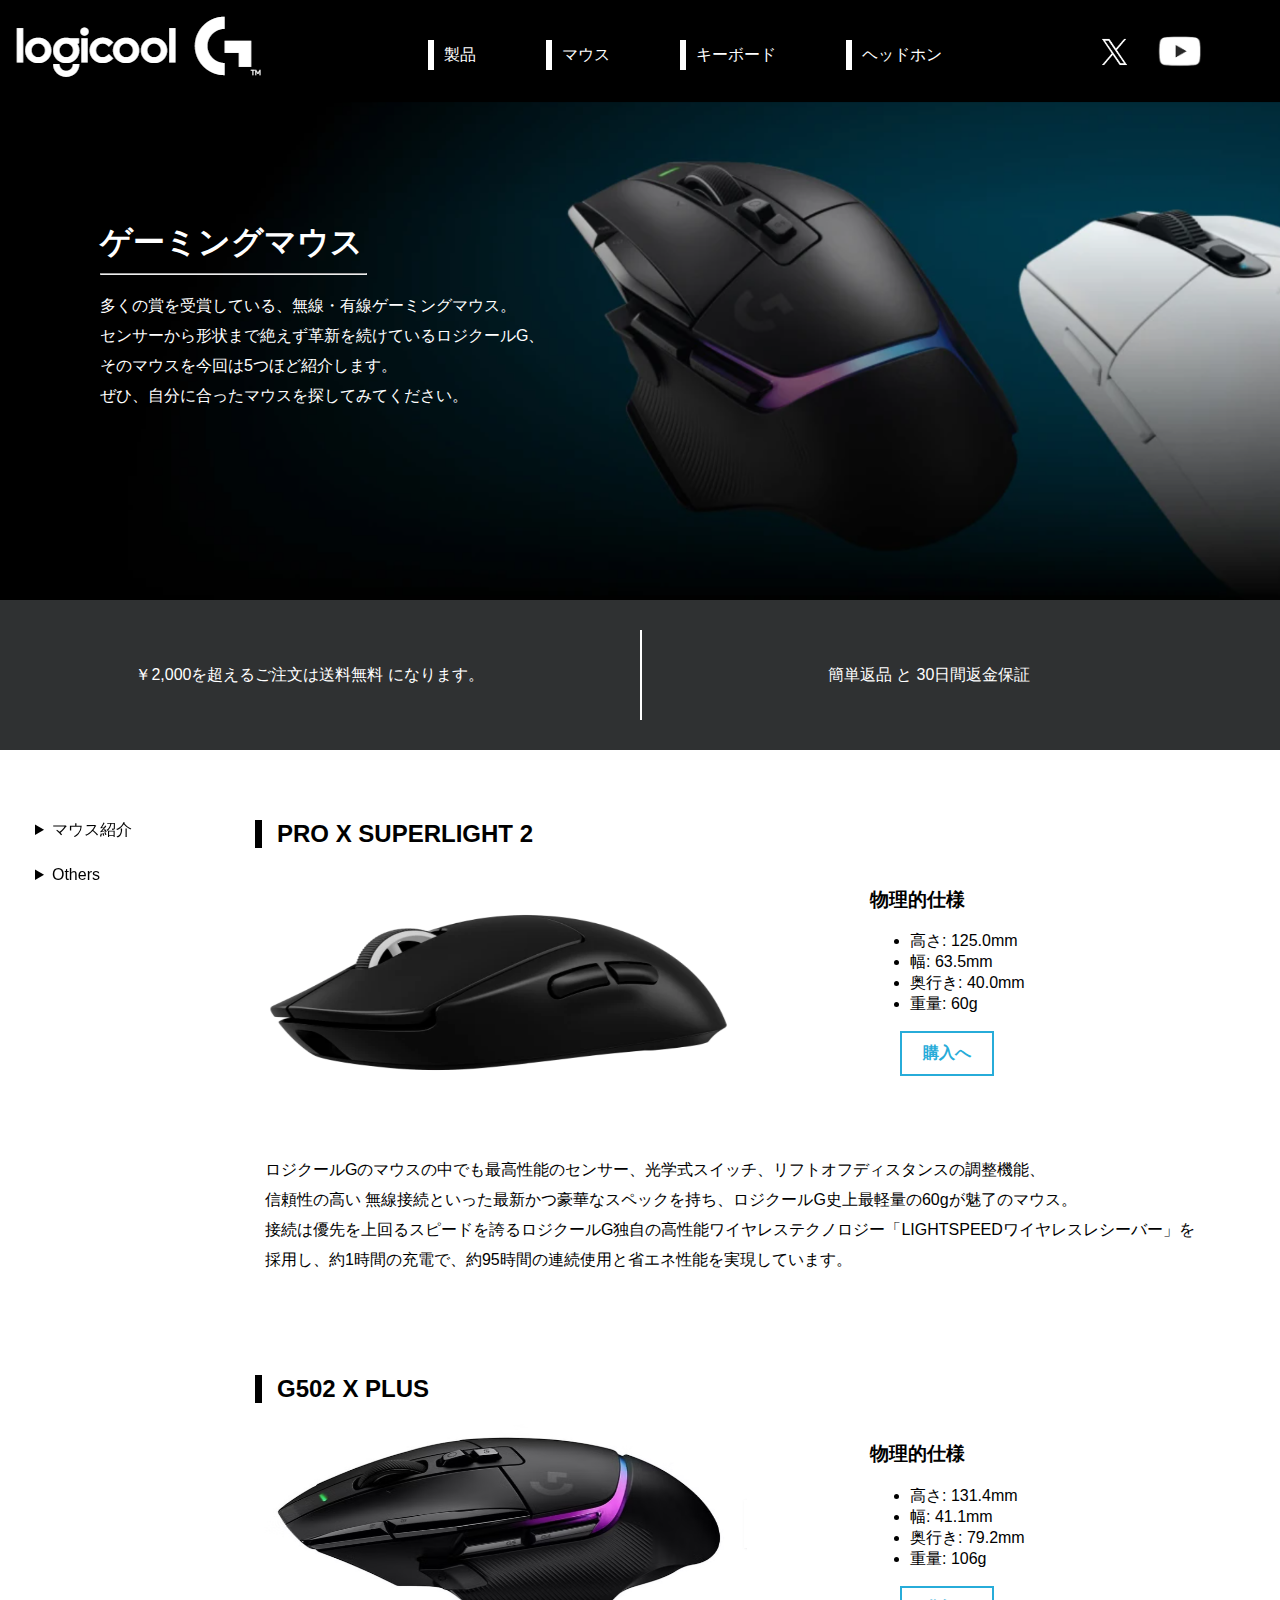
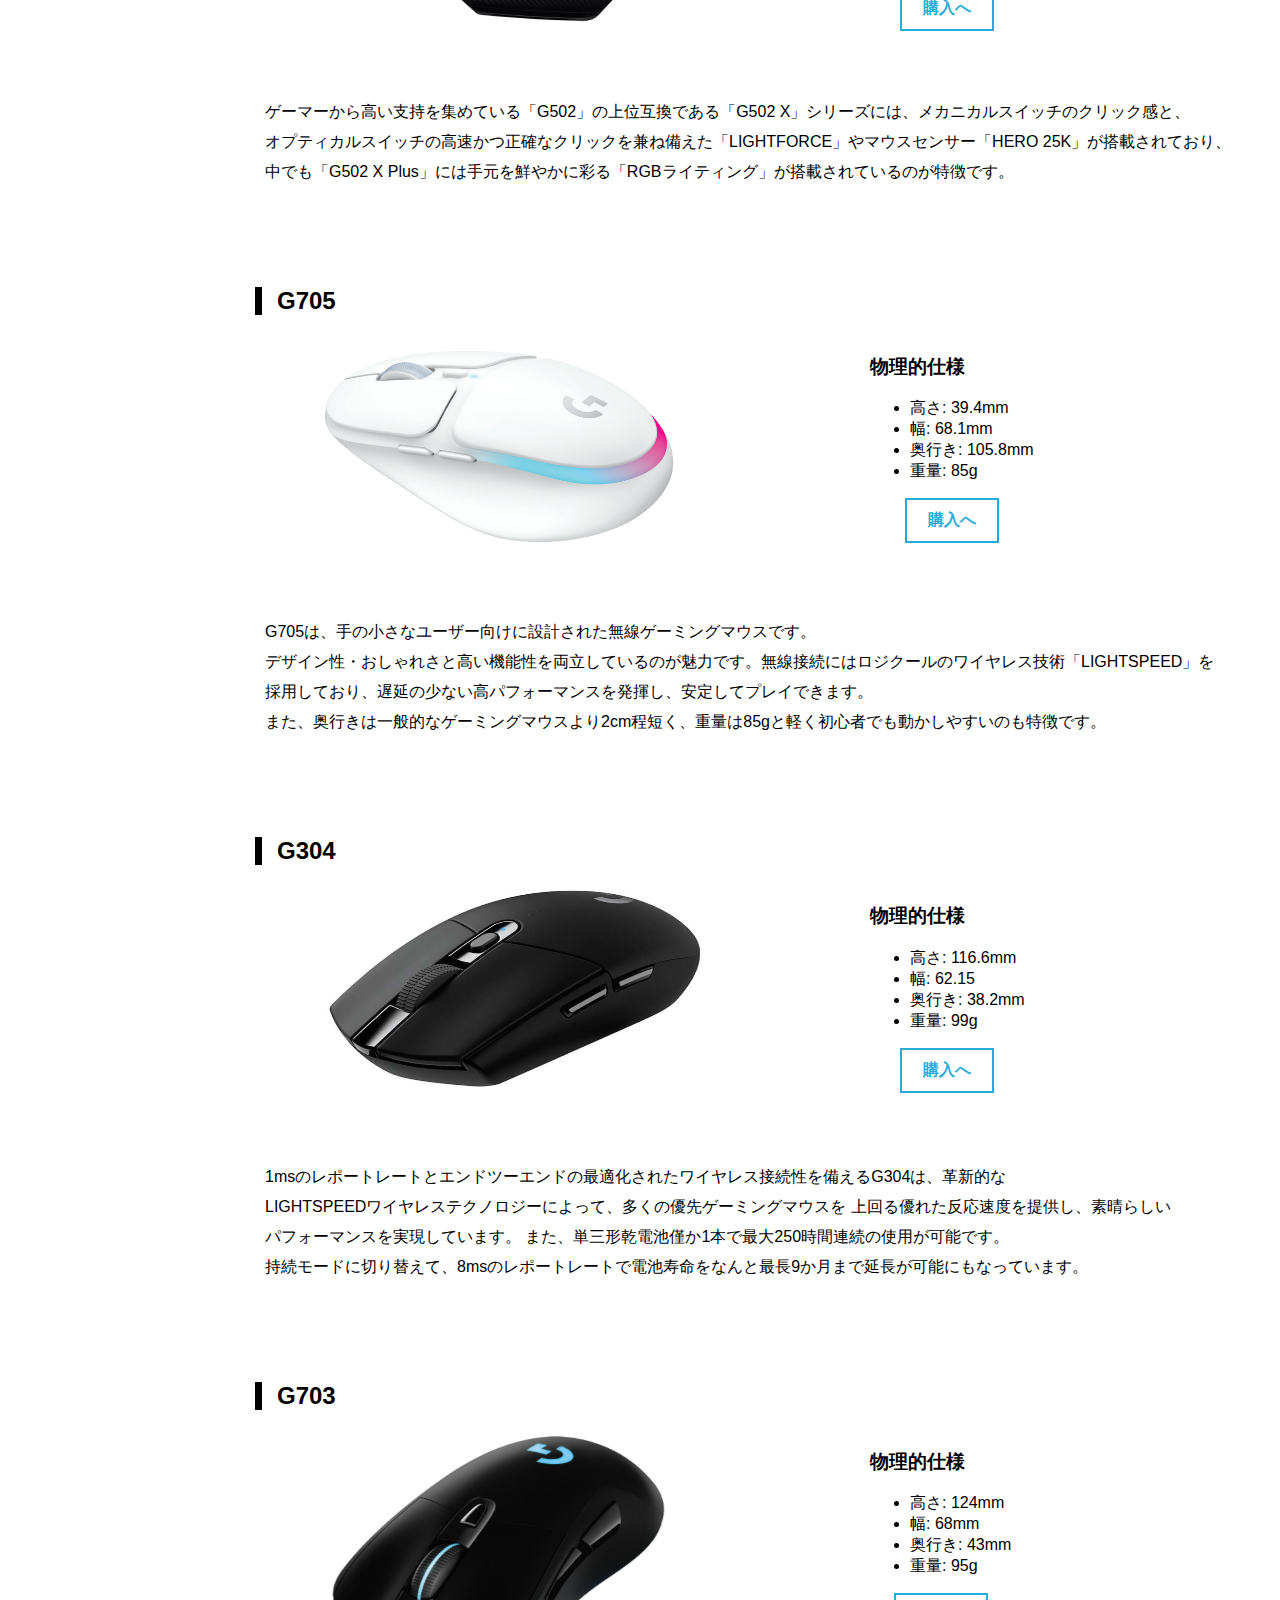
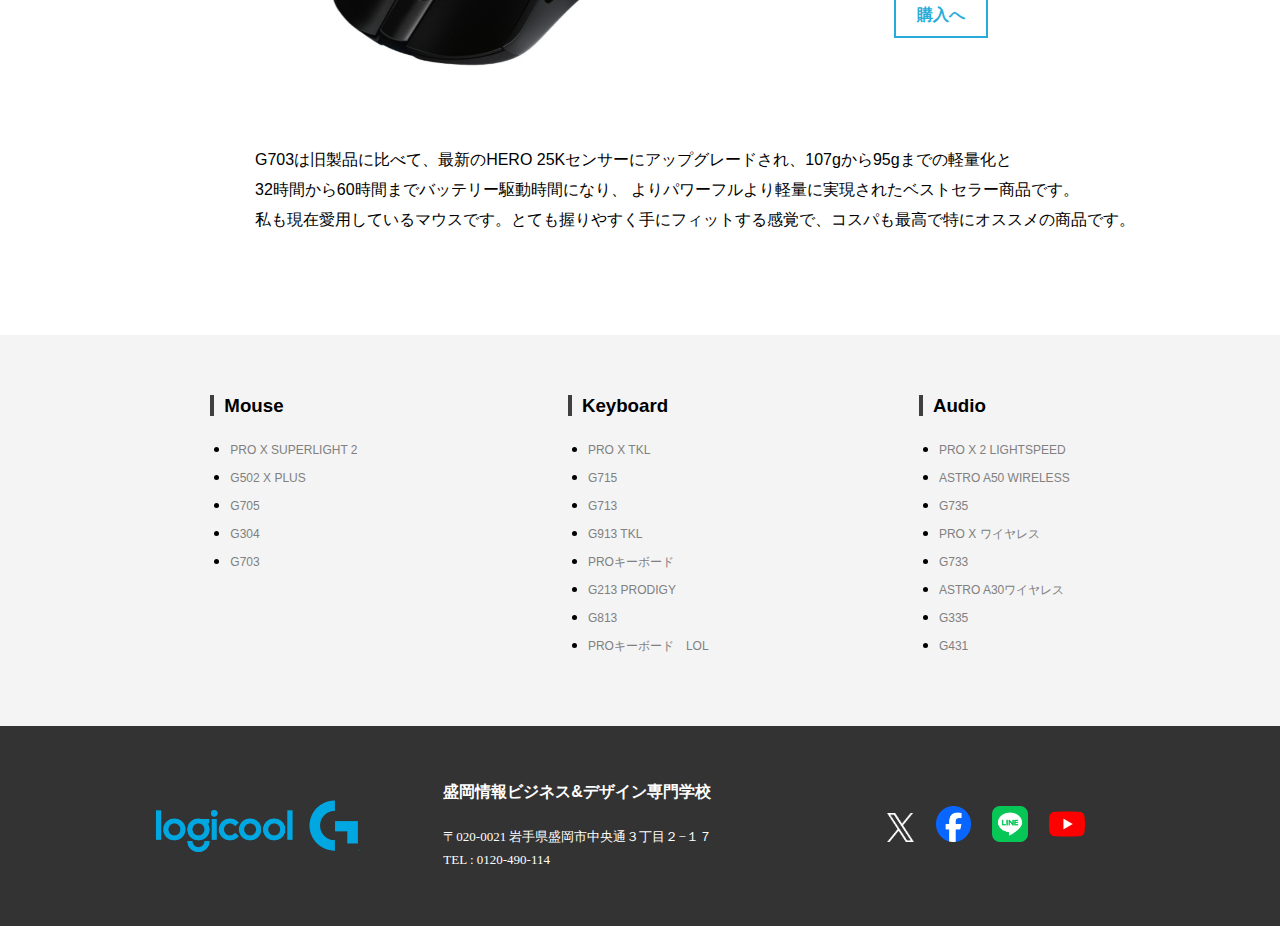
<file: mouse/mouse.html>
<!DOCTYPE html>
<html lang="en">

<head>
    <meta charset="UTF-8">
    <meta name="viewport" content="width=device-width, initial-scale=1.0">
    <link rel="stylesheet" href="../all-style.css">
    <link rel="stylesheet" href="mouse-style.css">
    <link rel="stylesheet" href="../img/logicool-icon.jpg">
    <title>ロジクールG | Mouse紹介</title>
</head>

<body id="mouse_index">

    <header class="header_1">
        <div class="header_2">
            <a href="../index.html"><img src="../img/logicoolロゴ.png" alt="logicool-ロゴ"></a>
        </div>
        <div class="header_3">
            <a href="../index.html#wrap2" class="header_p1">
                <p class="header_p2">製品</p>
            </a>
            <a href="#" class="header_p1" id="Mouse_a">
                <p class="header_p2">マウス</p>
            </a>
            <a href="../keyboard/keyboard.html" class="header_p1" id="keyboard_a">
                <p class="header_p2">キーボード</p>
            </a>
            <a href="../audio/audio.html" class="header_p1" id="Audio_a">
                <p class="header_p2">ヘッドホン</p>
            </a>
            <div id="logo">
                <a href="https://twitter.com/LogicoolG?ref_src=twsrc%5Egoogle%7Ctwcamp%5Eserp%7Ctwgr%5Eauthor"><img
                        src="../img/Xロゴ.jpg" alt="logicool_X" width="45px"></a>
                <a href="https://www.youtube.com/@LogitechG"><img src="../img/youtube.png" alt="logicool_youtube"
                        width="45px"></a>
            </div>
        </div>
    </header>

    <div class="mouse_wrap">
        <div class="mouse_content">
            <div class="mouse_content_1">
                <h1>ゲーミングマウス</h1>
                <hr width="24.5%">
                <p>多くの賞を受賞している、無線・有線ゲーミングマウス。<br>
                    センサーから形状まで絶えず革新を続けているロジクールG、 <br>そのマウスを今回は5つほど紹介します。<br>
                    ぜひ、自分に合ったマウスを探してみてください。
                </p>
            </div>
        </div>
    </div>

    <div class="under_main">

        <div class="under_main_1">
            <div class="under_main_1_div">
                <p>￥2,000を超えるご注文は送料無料 になります。</p>
            </div>
        </div>

        <div class="under_main_2">
            <div class="under_main_2_div"></div>
        </div>


        <div class="under_main_3">
            <div class="under_main_3_div">
                <p>簡単返品 と 30日間返金保証</p>
            </div>
        </div>

    </div>

    <div class="column2">

        <div class="column1">
            <aside>
                <div class="side_main">
                    <section class="side" id="side">

                        <details>
                            <summary>マウス紹介</summary>
                            <ul>
                                <li><a href="#mouse_main_title">PRO X SUPERLIGHT 2</a></li>
                                <li><a href="#mouse_main_title1">G502 X PLUS</a></li>
                                <li><a href="#mouse_main_title2">G705</a></li>
                                <li><a href="#mouse_main_title3">G304</a></li>
                                <li><a href="#mouse_main_title4">G703</a></li>
                            </ul>
                        </details>

                        <details>
                            <summary>Others</summary>
                            <ul>
                                <li><a href="../index.html">TOPページへ</a></li>
                                <li><a href="../keyboard/keyboard.html">Keyboardページへ</a></li>
                                <li><a href="../audio/audio.html">Audioページへ</a></li>
                            </ul>

                        </details>

                    </section>
                </div>
            </aside>
        </div>



        <div class="mouse_main">

            <!-- 紹介一つ目 -->

            <div class="mouse_all">

                <div id="mouse_main_title">
                    <h2 id="PRO X SUPERLIGHT 2">PRO X SUPERLIGHT 2</h2>
                </div>

                <main class="mouse_main1">

                    <div class="mouse_main1_flex">

                        <div class="mouse_main1_flex1"> <img src="img/PRO X SUPERLIGHT 2.png" alt="PRO X SUPERLIGHT 2"
                                width="80%" height="80%">
                        </div>

                        <div>
                            <section class="section1">
                                <h3>物理的仕様</h3>
                                <ul>
                                    <li>高さ: 125.0mm</li>
                                    <li>幅: 63.5mm</li>
                                    <li>奥行き: 40.0mm</li>
                                    <li>重量: 60g</li>
                                </ul>
                            </section>


                            <section class="section2">
                                <a href="https://gaming.logicool.co.jp/ja-jp/products/gaming-mice/pro-x2-superlight-wireless-mouse.910-006635.html"
                                    class="btn_01">購入へ</a>
                            </section>
                        </div>
                    </div>

                    <div class="mouse_main1_p">
                        <p>ロジクールGのマウスの中でも最高性能のセンサー、光学式スイッチ、リフトオフディスタンスの調整機能、 <br>信頼性の高い
                            無線接続といった最新かつ豪華なスペックを持ち、ロジクールG史上最軽量の60gが魅了のマウス。<br>
                            接続は優先を上回るスピードを誇るロジクールG独自の高性能ワイヤレステクノロジー「LIGHTSPEEDワイヤレスレシーバー」を
                            <br>採用し、約1時間の充電で、約95時間の連続使用と省エネ性能を実現しています。
                        </p>
                    </div>

                </main>
            </div>

            <!-- 紹介二つ目 -->

            <div class="mouse_all">
                <div id="mouse_main_title1">
                    <h2 id="G502 X PLUS">G502 X PLUS</h2>
                </div>

                <main class="mouse_main1">

                    <div class="mouse_main1_flex">

                        <div class="mouse_main1_flex1"> <img src="img/G502 X PLUS.png" alt="PRO X SUPERLIGHT 2"
                                width="80%" height="80%">
                        </div>

                        <div>
                            <section class="section1">
                                <h3>物理的仕様</h3>
                                <ul>
                                    <li>高さ: 131.4mm</li>
                                    <li>幅: 41.1mm</li>
                                    <li>奥行き: 79.2mm</li>
                                    <li>重量: 106g</li>
                                </ul>

                            </section>
                            <section class="section2">
                                <a href="https://gaming.logicool.co.jp/ja-jp/products/gaming-mice/g502-x-plus-wireless-lightforce.910-006168.html"
                                    class="btn_01">購入へ</a>
                            </section>
                        </div>
                    </div>

                    <div class="mouse_main1_p">
                        <p>ゲーマーから高い支持を集めている「G502」の上位互換である「G502
                            X」シリーズには、メカニカルスイッチのクリック感と、 <br>オプティカルスイッチの高速かつ正確なクリックを兼ね備えた「LIGHTFORCE」やマウスセンサー「HERO
                            25K」が搭載されており、 <br>中でも「G502 X Plus」には手元を鮮やかに彩る「RGBライティング」が搭載されているのが特徴です。</p>
                    </div>

                </main>
            </div>

            <!-- 紹介三つめ -->

            <div class="mouse_all">
                <div id="mouse_main_title2">
                    <h2>G705</h2>
                </div>

                <main class="mouse_main1">

                    <div class="mouse_main1_flex">

                        <div class="mouse_main1_flex1"> <img src="img/G705.png" alt="PRO X SUPERLIGHT 2" width="80%"
                                height="80%">
                        </div>

                        <div>
                            <section class="section1">
                                <h3>物理的仕様</h3>
                                <ul>
                                    <li>高さ: 39.4mm</li>
                                    <li>幅: 68.1mm</li>
                                    <li>奥行き: 105.8mm</li>
                                    <li>重量: 85g</li>
                                </ul>

                            </section>
                            <section class="section2">
                                <a href="https://gaming.logicool.co.jp/ja-jp/products/gaming-mice/g705-wireless-gaming-mouse.910-006372.html"
                                    class="btn_01">購入へ</a>
                            </section>
                        </div>
                    </div>

                    <div class="mouse_main1_p">
                        <p>G705は、手の小さなユーザー向けに設計された無線ゲーミングマウスです。<br>
                            デザイン性・おしゃれさと高い機能性を両立しているのが魅力です。無線接続にはロジクールのワイヤレス技術「LIGHTSPEED」を
                            <br>採用しており、遅延の少ない高パフォーマンスを発揮し、安定してプレイできます。<br>
                            また、奥行きは一般的なゲーミングマウスより2cm程短く、重量は85gと軽く初心者でも動かしやすいのも特徴です。
                        </p>
                    </div>

                </main>
            </div>

            <!--　紹介４つ目 -->

            <div class="mouse_all">
                <div id="mouse_main_title3">
                    <h2>G304</h2>
                </div>

                <main class="mouse_main1">

                    <div class="mouse_main1_flex">

                        <div class="mouse_main1_flex1"> <img src="img/G304.png" alt="PRO X SUPERLIGHT 2" width="80%"
                                height="80%">
                        </div>

                        <div>
                            <section class="section1">
                                <h3>物理的仕様</h3>
                                <ul>
                                    <li>高さ: 116.6mm</li>
                                    <li>幅: 62.15</li>
                                    <li>奥行き: 38.2mm</li>
                                    <li>重量: 99g</li>
                                </ul>

                            </section>
                            <section class="section2">
                                <a href="https://gaming.logicool.co.jp/ja-jp/products/gaming-mice/g304-lightspeed-wireless-gaming-mouse.910-005287.html"
                                    class="btn_01">購入へ</a>
                            </section>
                        </div>
                    </div>

                    <div class="mouse_main1_p">
                        <p>1msのレポートレートとエンドツーエンドの最適化されたワイヤレス接続性を備えるG304は、革新的な
                            <br>LIGHTSPEEDワイヤレステクノロジーによって、多くの優先ゲーミングマウスを
                            上回る優れた反応速度を提供し、素晴らしい <br>パフォーマンスを実現しています。
                            また、単三形乾電池僅か1本で最大250時間連続の使用が可能です。 <br>持続モードに切り替えて、8msのレポートレートで電池寿命をなんと最長9か月まで延長が可能にもなっています。
                        </p>
                    </div>

                </main>
            </div>

            <!-- 紹介５つ目 -->

            <div class="mouse_all">
                <div id="mouse_main_title4">
                    <h2>G703</h2>
                </div>

                <main class="mouse_main1">

                    <div class="mouse_main1_flex">

                        <div class="mouse_main1_flex1"> <img src="img/G703.png" alt="PRO X SUPERLIGHT 2" width="80%"
                                height="80%">
                        </div>

                        <div>
                            <section class="section1_G703">
                                <h3>物理的仕様</h3>
                                <ul>
                                    <li>高さ: 124mm</li>
                                    <li>幅: 68mm</li>
                                    <li>奥行き: 43mm</li>
                                    <li>重量: 95g</li>
                                </ul>

                            </section>
                            <section class="section2">
                                <a href="https://gaming.logicool.co.jp/ja-jp/products/gaming-mice/g703-hero-wireless-gaming-mouse.910-005645.html"
                                    class="btn_01">購入へ</a>
                            </section>
                        </div>
                    </div>

                    <div>
                        <p>G703は旧製品に比べて、最新のHERO 25Kセンサーにアップグレードされ、107gから95gまでの軽量化と <br>32時間から60時間までバッテリー駆動時間になり、
                            よりパワーフルより軽量に実現されたベストセラー商品です。<br>
                            私も現在愛用しているマウスです。とても握りやすく手にフィットする感覚で、コスパも最高で特にオススメの商品です。
                        </p>
                    </div>

                </main>
            </div>

        </div>
    </div>

    <footer>

        <div class="footer_main">
            <div class="footer_main_0">
                <div class="footer_main_1">
                    <h3>Mouse</h3>
                    <ul>
                        <li><a href="#mouse_main_title">PRO X SUPERLIGHT 2</a></li>
                        <li><a href="#mouse_main_title1">G502 X PLUS</a></li>
                        <li><a href="#mouse_main_title2">G705</a></li>
                        <li><a href="#mouse_main_title3">G304</a></li>
                        <li><a href="#mouse_main_title4">G703</a></li>
                    </ul>
                </div>

                <div class="footer_main_1">
                    <h3>Keyboard</h3>
                    <ul>
                        <li><a href="../keyboard/keyboard.html#keyboard_main_title">PRO X TKL</a></li>
                        <li><a href="../keyboard/keyboard.html#keyboard_main_title1">G715</a></li>
                        <li><a href="../keyboard/keyboard.html#keyboard_main_title2">G713</a></li>
                        <li><a href="../keyboard/keyboard.html#keyboard_main_title3">G913 TKL</a></li>
                        <li><a href="../keyboard/keyboard.html#keyboard_main_title4">PROキーボード</a></li>
                        <li><a href="../keyboard/keyboard.html#keyboard_main_title5">G213 PRODIGY</a></li>
                        <li><a href="../keyboard/keyboard.html#keyboard_main_title6">G813</a></li>
                        <li><a href="../keyboard/keyboard.html#keyboard_main_title7">PROキーボード　LOL</a></li>
                    </ul>
                </div>

                <div class="footer_main_1">
                    <h3>Audio</h3>
                    <ul>
                        <li><a href="../audio/audio.html#audio_main_title">PRO X 2 LIGHTSPEED</a></li>
                        <li><a href="../audio/audio.html#audio_main_title">ASTRO A50 WIRELESS</a></li>
                        <li><a href="../audio/audio.html#audio_main_title">G735</a></li>
                        <li><a href="../audio/audio.html#audio_main_title1">PRO X ワイヤレス</a></li>
                        <li><a href="../audio/audio.html#audio_main_title1">G733</a></li>
                        <li><a href="../audio/audio.html#audio_main_title2">ASTRO A30ワイヤレス</a></li>
                        <li><a href="../audio/audio.html#audio_main_title2">G335</a></li>
                        <li><a href="../audio/audio.html#audio_main_title2">G431</a></li>
                    </ul>
                </div>
            </div>
        </div>

        <div class="footer_sub">

            <div class="footer_sub_1">

                <div class="footer_sub_1_img">
                    <a href="../index.html">
                        <img src="../img/footer.png" width="80%">
                    </a>
                </div>

                <div class="footer_sub_1_p">
                    <h4>盛岡情報ビジネス&デザイン専門学校</h4>
                    <p> 〒020-0021 岩手県盛岡市中央通３丁目２−１７ <br>TEL : 0120-490-114</p>
                </div>

                <div class="footer_sub_1_a">
                    <a href="https://twitter.com/morijyobi_olive"><img src="../img/X.png" width="7%"></a>
                    <a href="https://www.facebook.com/morijyobi/"><img src="../img/Facebook.png" width="9%"></a>
                    <a href="https://line.me/R/ti/p/@498xrxml"><img src="../img/LINE.png" width="9%"></a>
                    <a href="https://www.youtube.com/channel/UCAKPgACb02tmwJKZDAlQENA"><img src="../img/youtube2.png"
                            width="9%"></a>
                </div>

            </div>
        </div>
    </footer>

</body>

<script src="https://ajax.googleapis.com/ajax/libs/jquery/3.3.1/jquery.min.js"></script>
<script src="../index.js"></script>

</html>
</file>
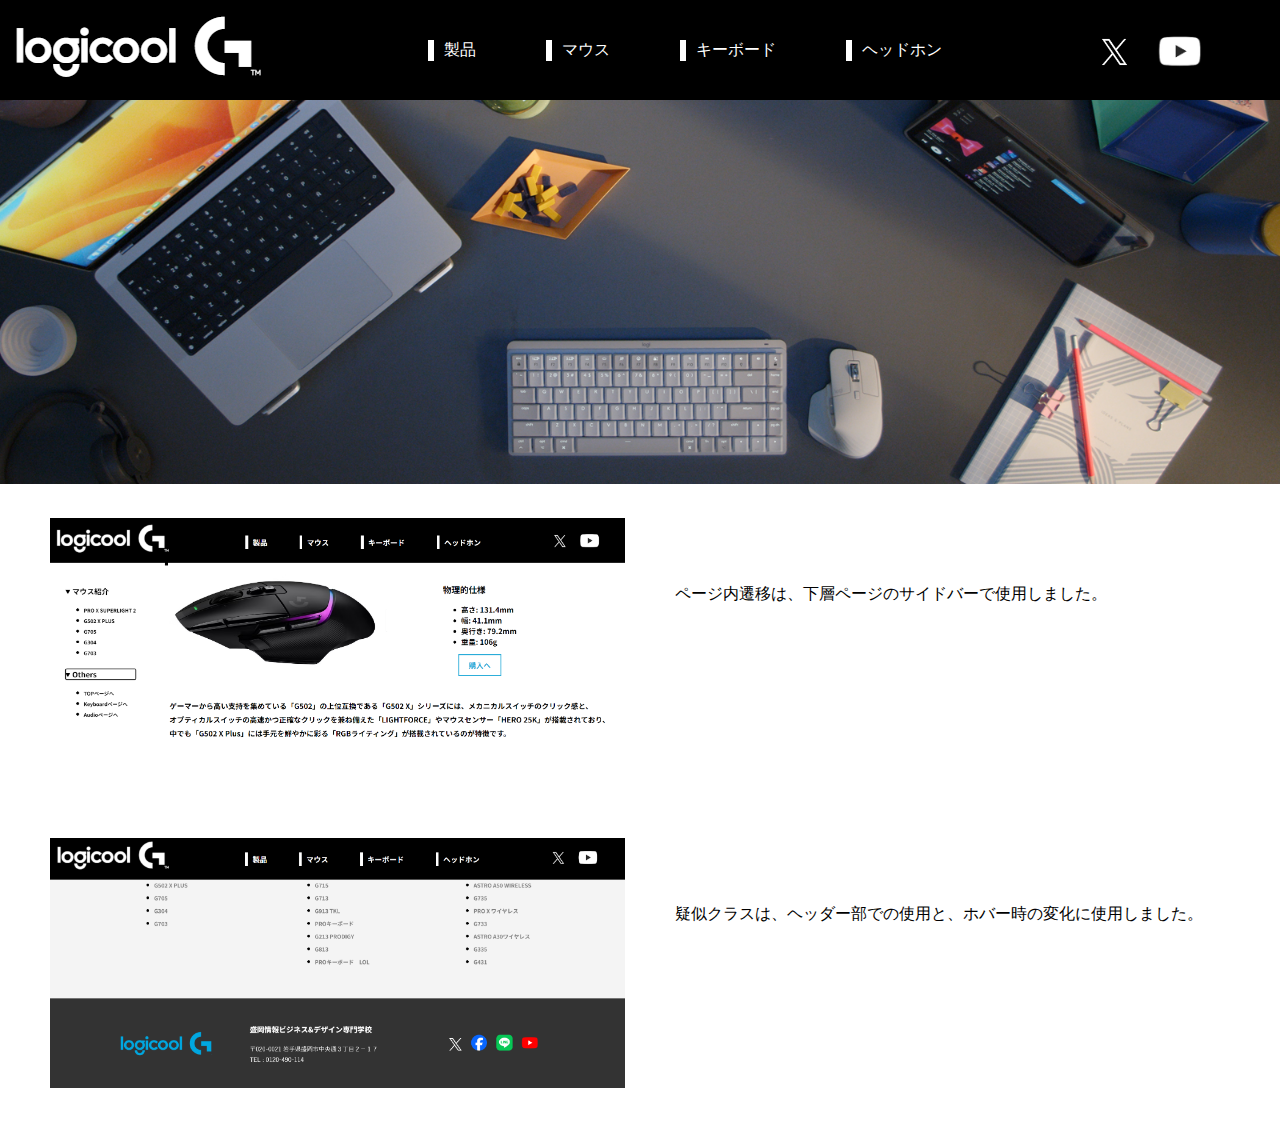
<file: 必須要件/Required.html>
<!DOCTYPE html>
<html lang="en">

<head>
    <meta charset="UTF-8">
    <meta name="viewport" content="width=device-width, initial-scale=1.0">
    <link rel="stylesheet" href="Required.css">
    <link rel="icon" href="../img/logicool-icon.jpg">
    <title>必須要件について</title>
</head>

<body id="index">
    <header class="header_1">

        <div class="header_2">
            <a href="../index.html"><img src="../img/logicoolロゴ.png" alt="logicool-ロゴ"></a>
        </div>

        <div class="header_3">

            <a href="../index.html#content1" class="header_p1">
                <p class="header_p2">製品</p>
            </a>
            <a href="../mouse/mouse.html" class="header_p1" id="Mouse_a">
                <p class="header_p2">マウス</p>
            </a>
            <a href="../keyboard/keyboard.html" class="header_p1" id="keyboard_a">
                <p class="header_p2">キーボード</p>
            </a>
            <a href="../audio/audio.html" class="header_p1" id="Audio_a">
                <p class="header_p2">ヘッドホン</p>
            </a>
            <div id="logo">
                <a href="https://twitter.com/LogicoolG?ref_src=twsrc%5Egoogle%7Ctwcamp%5Eserp%7Ctwgr%5Eauthor"><img
                        src="../img/Xロゴ.jpg" alt="logicool_X" width="45px"></a>
                <a href="https://www.youtube.com/@LogitechG"><img src="../img/youtube.png" alt="logicool_youtube"
                        width="45px"></a>
            </div>

        </div>

    </header>

    <div class="page_img">
        <img src="必須img/a4c1c83f35c05a317932542e4e99a65c72d73a41.png" width="100%">
    </div>

    <div class="page">

        <div class="page1">
            <div class="page1_img">
                <img src="必須img/page1.png" width="100%">
            </div>
            <div class="page1_p">
                <p>ページ内遷移は、下層ページのサイドバーで使用しました。</p>
            </div>
        </div>

        <div class="page1">
            <div class="page1_img">
                <img src="必須img/page2.png" width="100%">
            </div>

            <div class="page1_p">
                <p>疑似クラスは、ヘッダー部での使用と、ホバー時の変化に使用しました。</p>
            </div>
        </div>

    </div>

</body>

</html>
</file>
<file: all-style.css>
@charset "utf-8";

body {
    min-width: 1200px;
    max-width: 1600px;
    margin: 0%;
    padding: 0%;
    font-family: 'Noto Sans JP', sans-serif;
}

#index {
    background-image: url(img/logicool背景.jpg);
    background-repeat: no-repeat;
    background-position: center;
    background-attachment: fixed;
    background-size: cover;
}

/* header部 開始*/

.header_1 {
    display: flex;
    position: fixed;
    right: 0;
    top: 0;
    background-color: #000000;
    width: 100%;
    height: 100px;
    margin: 0 auto;
    z-index: 40;
}

.header_2 {
    margin-top: 10px;
}

.header_3 {
    display: flex;
    margin-top: 1.5rem;
    margin-left: 10rem;
}

.header_3 a {
    text-decoration-line: none;
    color: white;
}

#Mouse_a p::after {
    position: absolute;
    bottom: 0;
    left: 50%;
    content: '';
    width: 0;
    height: 2px;
    background-color: #00bfff;
    transition: .3s;
    transform: translateX(-50%);
}

#Mouse_a p:hover::after {
    width: 100%;
}

#keyboard_a p::after {
    position: absolute;
    bottom: 0;
    left: 50%;
    content: '';
    width: 0;
    height: 2px;
    background-color: #ba55d3;
    transition: .3s;
    transform: translateX(-50%);
}

#keyboard_a p:hover::after {
    width: 100%;
}

#Audio_a p::after {
    position: absolute;
    bottom: 0;
    left: 50%;
    content: '';
    width: 0;
    height: 2px;
    background-color: #ffa500;
    transition: .3s;
    transform: translateX(-50%);
}

#Audio_a p:hover::after {
    width: 100%;
}

.header_p1 {
    margin-right: 70px;
}

.header_p2 {
    border-left: 6px solid white;
    padding-left: 10px;
}


#logo {
    margin-left: 5rem;
    margin-top: 0.5rem;
}

#logo a {
    margin-right: 1rem;
}

/* header部 終了 */

/* wrapの作成 */

#index .content {
    margin-top: 240px;
    margin-left: 130px;
    width: 960px;
    animation-name: fade;
    animation-duration: 3s;
    animation-iteration-count: 1;
}

@keyframes fade {
    0% {
        opacity: 0;
    }

    100% {
        opacity: 1;
    }
}

#index .content hr {
    text-align: left;
    margin-left: 0;
}

.wrap h1,
p {
    clear: both;
    color: white;
    margin-bottom: 0;
    line-height: 30px;
}

/* wrapの作成終了 */

.under_main {
    background-color: #2f3132;
    display: flex;
    justify-content: space-around;
    width: 100%;
    height: 150px;
}

.under_main_1 {
    width: 33%;
}

.under_main_1_div {
    width: 100%;
    margin-left: 25%;
    margin-top: 60px;
}

.under_main_2 {
    width: 20%;
    height: 200px;
    position: relative;
}

.under_main_2_div {
    position: absolute;
    left: 50%;
    top: 15%;
    bottom: 40%;
    border-left: 2px solid white;
}

.under_main_3 {
    width: 33%;
}

.under_main_3_div {
    width: 100%;
    margin-top: 60px;
}



/* wrap１の作成 */
.wrap1 {
    background-color: #f4f4f4;
    margin-top: 250px;
    height: 500px;
}

.wrap1_main {
    display: flex;
}

.wrap1_main img {
    margin-top: 90px;
    margin-right: 70px;
}

.wrap1_main_font {
    opacity: 0;
    transition: opacity 3s;
}

.wrap1_main_font.view {
    opacity: 1;
}

.wrap1_main_font h1 {
    margin-top: 100px;
    margin-left: 100px;
    margin-bottom: 0;
}

.wrap1_main_font p {
    color: black;
    margin-left: 70px;
    margin-right: 70px;
    line-height: 30px
}

.wrap1_main_font hr {
    text-align: left;
    margin-left: 80px;
}

/* wrap１の作成終了 */

/* wrap2の作成 */

.wrap2 {
    background-color: white;
}

.wrap2 h1,
.wrap2 h2,
.wrap2 p {
    color: black;
}

.wrap2 main {
    text-align: center;
}

.content1 {
    margin-left: 160px;
    width: 960px;
    height: 500px;
}

.wrap2 img {
    width: 80%;
}

.content2 {
    display: flex;
    justify-content: space-around;
}


.content2 a {
    text-decoration-line: none;
}

.content2 h2 {
    margin: 20px 10px;
}

.content2 section {
    text-align: center;
}

.content1_main {
    padding-top: 5px;
}

.content1_main p {
    font-size: 15px;
}

.content1_main h1 {
    margin-bottom: 0;
}

/* hober時の動き */

.c-txt {
    cursor: pointer;
    transition: .2s cubic-bezier(0.45, 0, 0.55, 1);
    font-size: 20px;
    font-weight: bold;
    letter-spacing: 0.06em;
}

.c-txt {
    position: relative;
}

.c-txt::before {
    background: #00bfff;
    content: '';
    width: 60%;
    height: 2px;
    position: absolute;
    left: 0;
    bottom: 0;
    margin-left: 65px;
    transform-origin: right top;
    transform: scale(0, 1);
    transition: transform .3s;
}

.c-txt:hover::before {
    transform-origin: left top;
    transform: scale(1, 1);
}

.c-txt1 {
    cursor: pointer;
    transition: .2s cubic-bezier(0.45, 0, 0.55, 1);
    font-size: 20px;
    font-weight: bold;
    letter-spacing: 0.06em;
}

.c-txt1 {
    position: relative;
}

.c-txt1::before {
    background: #ba55d3;
    content: '';
    width: 60%;
    height: 2px;
    position: absolute;
    left: 0;
    bottom: 0;
    margin-left: 65px;
    transform-origin: right top;
    transform: scale(0, 1);
    transition: transform .3s;
}

.c-txt1:hover::before {
    transform-origin: left top;
    transform: scale(1, 1);
}

.c-txt2 {
    cursor: pointer;
    transition: .2s cubic-bezier(0.45, 0, 0.55, 1);
    font-size: 20px;
    font-weight: bold;
    letter-spacing: 0.06em;
}

.c-txt2 {
    position: relative;
}

.c-txt2::before {
    background: #ffa500;
    content: '';
    width: 60%;
    height: 2px;
    position: absolute;
    left: 0;
    bottom: 0;
    margin-left: 65px;
    transform-origin: right top;
    transform: scale(0, 1);
    transition: transform .3s;
}

.c-txt2:hover::before {
    transform-origin: left top;
    transform: scale(1, 1);
}

/* hober時の動き終了 */

/* wrap2の作成終了 */

.new_item_all {
    background-color: #1c1c1c;
    height: 600px;
}

.new_item_p p {
    margin: 0;
    padding-top: 100px;
    padding-left: 200px;
}

.new_item2 {
    padding-top: 60px;
    display: flex;
    justify-content: space-evenly;
}

.items1 img,
.items2 img,
.items3 img {
    background-color: white;
}

.items1 {
    width: 18%;
    margin-left: 150px;
}


.items2 {
    width: 18%;
}

.items1 a,
.items2 a,
.items3 a {
    text-decoration-line: none;
    color: white;
}

.items1 a:hover,
.items2 a:hover,
.items3 a:hover {
    text-decoration: underline;
}

.items3 {
    width: 18%;
    margin-right: 150px;
}

/* footer 作成*/

.footer_main {
    background-color: #f4f4f4;
    padding-top: 60px;
    padding-bottom: 50px;
}

.footer_main_0 {
    width: 100%;
    display: flex;
    justify-content: space-evenly;
}

.footer_main_1 a {
    text-decoration-line: none;
    color: gray;
    line-height: 28px;
    font-size: 12px;
}

.footer_main_1 ul {
    padding-left: 20px;
}

.footer_main_1 ul li:hover {
    text-decoration: underline;
}

.footer_main_1 h3 {
    margin-top: 0;
}

.footer_main_1 h3::before {
    content: "";
    padding-right: 10px;
    border-left: 4px solid #3f3f3f;
}

/* footer２作成 */

.footer_sub {
    background-color: #333333;
}

.footer_sub_1 {
    width: 100%;
    display: flex;
    justify-content: space-around;
}

.footer_sub_1_img {
    width: 33%;
}

.footer_sub_1_img img {
    margin-left: 100px;
    margin-top: 55px;
}

.footer_sub_1_p {
    width: 33%;
    margin-top: 35px;
    padding-left: 50px;
}

.footer_sub_1_p p {
    font-size: 13px;
    font-family: "游ゴシック";
    line-height: 23px;
}

.footer_sub_1_p h4 {
    color: white;
}

.footer_sub_1_a {
    width: 33%;
    margin-top: 80px;
    padding-left: 50px;
}

.footer_sub_1_a a {
    margin-right: 17px;
}

.footer_sub hr {
    margin-top: 50px;
}

.footer_sub_2 {
    text-align: center;
    font-family: "游ゴシック";
}

.footer_sub_2_a {
    padding-top: 10px;
}

.footer_sub_2_a a {
    text-decoration-line: none;
    font-size: 15px;
}

.footer_sub_2_a a:hover {
    text-decoration: underline;
    text-decoration-color: white;
}

.footer_sub_2_p {
    padding-top: 30px;
    padding-bottom: 15px;
}

.footer_sub_2_p p {
    font-size: 13px;
}

/* footer 終了 */
</file>
<file: scroll-style.css>
@charset "utf-8";

.scroll_content {
    width: 300px;
}

.scroll_content img {
    transition: .3s ease-in-out;
}

.scroll_content1:hover img {
    transform: scale(1.2);
}

.slideshow {
    display: flex;
}

.scroll_all {
    display: flex;
    align-items: center;
    overflow: hidden;
    background-color: white;
    padding-top: 80px;
}

.scroll_all li {
    list-style: none;
    padding-right: 50px;
}

.scroll_all ul {
    padding: 0;
}

.slideshow {
    display: flex;
    margin-bottom: 100px;
    animation: loop-slide 60s infinite linear 1s both;
}

#index_hr {
    margin: 0;
    color: black;
}


@keyframes loop-slide {
    from {
        transform: translateX(0);
    }

    to {
        transform: translateX(-100%);
    }
}
</file>
<file: audio/audio-style.css>
@charset "utf-8";

.audio-wrop {
    background-image: url(img/audio背景.png);
    background-repeat: no-repeat;
    background-size: cover;
    margin-top: 100px;
}

.audio_all {
    width: 100%;
    margin-top: 100px;
    display: flex;
}

/* topページ */

.audio_content {
    height: 485px;
}

.audio_content h1 {
    color: white;
    margin-bottom: 0;
}

.audio_content hr {
    text-align: left;
    margin-left: 0;
}

.audio_content_1 {
    padding: 100px;
    animation-name: fade;
    animation-duration: 1.5s;
    animation-iteration-count: 1;
}

@keyframes fade {
    0% {
        opacity: 0;
    }

    100% {
        opacity: 1;
    }
}

/* topページ　終了 */

/* sideバー */

.column1 {
    width: 20%;
    display: flex;
    padding-bottom: 100px;
}

.side_main {
    position: sticky;
    top: 130px;
    margin-left: 35px;
}

.side a {
    text-decoration-line: none;
    color: black;
    font-size: 11px;
}

.side a:hover {
    text-decoration: underline;
}

details {
    margin-bottom: 25px;
}

details[open] a {
    animation: anime 0.6s;
    transform-origin: top;
}

@keyframes anime {
    0% {
        opacity: 0;
        transform: scale(1, 0);
    }

    100% {
        opacity: 1;
        transform: scale(1, 1)
    }
}

/* sideバー　終了 */

.audio_img {
    width: 80%;
    display: flex;
    flex-wrap: wrap;
    justify-content: space-between;
}

.audio_img_main {
    width: 27%;
    margin: 0 6% 15% 0;
}

.audio_img_main p {
    font-size: 12px;
    color: black;
}

.audio_img img {
    width: 100%;
    background-color: #f4f4f4;
}

/* 購入ボタン */

.section2 {
    margin-top: 60px;
}

a.btn_01 {
    text-align: center;
    text-decoration: none;
    padding: 10px 40px;
    font-weight: bold;
    border: 2px solid #27acd9;
    color: #27acd9;
    transition: 0.5s;
}

a.btn_01:hover {
    color: #fff;
    background: #27acd9;
}

/* 購入ボタン　終了 */

.audiopage_transfer {
    position: relative;
}

.audiopage_transfer p {
    position: absolute;
    top: 60px;
    left: 30px;
    color: white;
    font-size: 35px;
}

.footer_sub {
    height: 200px;
}
</file>
<file: keyboard/keyboard-style.css>
@charset "utf-8";

.keyboard-wrop {
    background-image: url(img/keyboard背景.png);
    background-repeat: no-repeat;
    background-size: cover;
    margin-top: 100px;
}

.keyboard_all {
    width: 100%;
    margin-top: 100px;
    display: flex;
}

/* topページ */

.keyboard_content {
    height: 485px;
}

.keyboard_content h1 {
    color: white;
    margin-bottom: 0;
}

.keyboard_content hr {
    text-align: left;
    margin-left: 0;
}

.keyboard_content_1 {
    padding: 100px;
    animation-name: fade;
    animation-duration: 1.5s;
    animation-iteration-count: 1;
}

@keyframes fade {
    0% {
        opacity: 0;
    }

    100% {
        opacity: 1;
    }
}

/* topページ　終了 */

/* sideバー */

.column1 {
    width: 20%;
    display: flex;
    padding-bottom: 100px;
}

details {
    margin-bottom: 25px;
}

.side_main {
    position: sticky;
    top: 130px;
    margin-left: 35px;
}

.side a {
    text-decoration-line: none;
    color: black;
    font-size: 11px;
}

.side a:hover {
    text-decoration: underline;
}

details {
    margin-bottom: 25px;
}

details[open] a {
    animation: anime 0.6s;
    transform-origin: top;
}

@keyframes anime {
    0% {
        opacity: 0;
        transform: scale(1, 0);
    }

    100% {
        opacity: 1;
        transform: scale(1, 1)
    }
}

/* sideバー　終了 */

.keyboard_img {
    width: 80%;
    display: flex;
    flex-wrap: wrap;
    justify-content: space-between;
}

.keyboard_img_main {
    width: 27%;
    margin: 0 6% 15% 0;
}

.keyboard_img_main p {
    font-size: 12px;
    color: black;
}

.keyboard_img img {
    width: 100%;
    background-color: #f4f4f4;
}

/* 購入ボタン */

.section2 {
    margin-top: 60px;
}

a.btn_01 {
    text-align: center;
    text-decoration: none;
    padding: 10px 40px;
    font-weight: bold;
    border: 2px solid #27acd9;
    color: #27acd9;
    transition: 0.5s;
}

a.btn_01:hover {
    color: #fff;
    background: #27acd9;
}

/* 購入ボタン　終了 */

.mousepage_transfer {
    position: relative;
}

.mousepage_transfer p {
    position: absolute;
    top: 60px;
    left: 30px;
    color: white;
    font-size: 35px;
}

.footer_sub {
    height: 200px;
}
</file>
<file: mouse/mouse-style.css>
@charset "utf-8";

.mouse_wrap {
    background-image: url(img/mouse背景.png);
    background-repeat: no-repeat;
    background-size: cover;
    background-position: 0 5%;
    margin-top: 100px;
}

/* topページ */

.mouse_content {
    height: 500px;
}

.mouse_content h1 {
    color: white;
    margin-bottom: 0;
}

.mouse_content hr {
    text-align: left;
    margin-left: 0;
}

.mouse_content_1 {
    padding: 100px;
    animation-name: fade;
    animation-duration: 1.5s;
    animation-iteration-count: 1;
}

@keyframes fade {
    0% {
        opacity: 0;
    }

    100% {
        opacity: 1;
    }
}

/* topページ　終了 */

.column2 {
    display: flex;
    width: 100%;
    background-color: white;
}

/* sideバー */

.column1 {
    width: 20%;
    display: flex;
    padding-bottom: 100px;
}

aside {
    margin-top: 70px;
}

.side_main {
    position: sticky;
    top: 150px;
    margin-left: 35px;
}

.side a {
    text-decoration-line: none;
    color: black;
    font-size: 11px;
}

.side a:hover {
    text-decoration: underline;
}

details {
    margin-bottom: 25px;
}

details[open] a {
    animation: anime 0.6s;
    transform-origin: top;
}

@keyframes anime {
    0% {
        opacity: 0;
        transform: scale(1, 0);
    }

    100% {
        opacity: 1;
        transform: scale(1, 1)
    }
}

/* sideバー　終了 */

/* mainページ */

.mouse_main {
    width: 100%;
    margin-top: 50px;
    margin-left: 50px;
    background-color: white;
}

.mouse_main p {
    color: black;
}

.mouse_main1 {
    width: 100%;
}

.mouse_main1_p {
    margin-left: 10px;
}


.mouse_main1_flex {
    display: flex;
}

.mouse_main1_flex1 {
    width: 60%;
}

.section1 {
    text-align: left;
}

#mouse_main_title,
#mouse_main_title1,
#mouse_main_title2,
#mouse_main_title3,
#mouse_main_title4 {
    border-left: solid 7px;
}

#mouse_main_title h2,
#mouse_main_title1 h2,
#mouse_main_title2 h2,
#mouse_main_title3 h2,
#mouse_main_title4 h2 {
    margin-left: 15px;
}

.mouse_all {
    margin-bottom: 100px;
}

.section_div {
    background-color: #27acd9;
}


/* 購入ボタン */

.section2 {
    margin-top: 10px;
}

a.btn_01 {
    display: block;
    text-align: center;
    text-decoration: none;
    width: 60px;
    margin: auto;
    padding: 10px 15px;
    font-weight: bold;
    border: 2px solid #27acd9;
    color: #27acd9;
    transition: 1s;
}

a.btn_01:hover {
    color: #fff;
    background: #27acd9;
}

.footer_sub {
    height: 200px;
}

/* 購入ボタン　終了 */
</file>
<file: 必須要件/Required.css>
@charset "utf-8";

body {
    min-width: 1200px;
    max-width: 1600px;
    width: 100%;
    margin: 0%;
    padding: 0%;
    font-family: 'Noto Sans JP', sans-serif;
}


/* header部 開始*/

.header_1 {
    display: flex;
    position: fixed;
    right: 0;
    top: 0;
    background-color: #000000;
    width: 100%;
    height: 100px;
    margin: 0 auto;
    z-index: 40;
}

.header_2 {
    margin-top: 10px;
}

.header_3 {
    display: flex;
    margin-top: 1.5rem;
    margin-left: 10rem;
}

.header_3 a {
    text-decoration-line: none;
    color: white;
}

#Mouse_a p::after {
    position: absolute;
    bottom: 0;
    left: 50%;
    content: '';
    width: 0;
    height: 2px;
    background-color: #00bfff;
    transition: .3s;
    transform: translateX(-50%);
}

#Mouse_a p:hover::after {
    width: 100%;
}

#keyboard_a p::after {
    position: absolute;
    bottom: 0;
    left: 50%;
    content: '';
    width: 0;
    height: 2px;
    background-color: #ba55d3;
    transition: .3s;
    transform: translateX(-50%);
}

#keyboard_a p:hover::after {
    width: 100%;
}

#Audio_a p::after {
    position: absolute;
    bottom: 0;
    left: 50%;
    content: '';
    width: 0;
    height: 2px;
    background-color: #ffa500;
    transition: .3s;
    transform: translateX(-50%);
}

#Audio_a p:hover::after {
    width: 100%;
}

.header_p1 {
    margin-right: 70px;
}

.header_p2 {
    border-left: 6px solid white;
    padding-left: 10px;
}


#logo {
    margin-left: 5rem;
    margin-top: 0.5rem;
}

#logo a {
    margin-right: 1rem;
}

/* header部 終了 */

.page {
    margin-top: 30px;
    width: 50%;
    margin-left: 50px;
    background-color: white;
}

.page_img {
    margin-top: 100px;
}

.page1 {
    width: 1200px;
    display: flex;
    margin-bottom: 50px;
}

.page1_img {
    width: 50%;
}

.page1_p {
    width: 50%;
    margin-left: 50px;
    padding-top: 50px;
}
</file>
